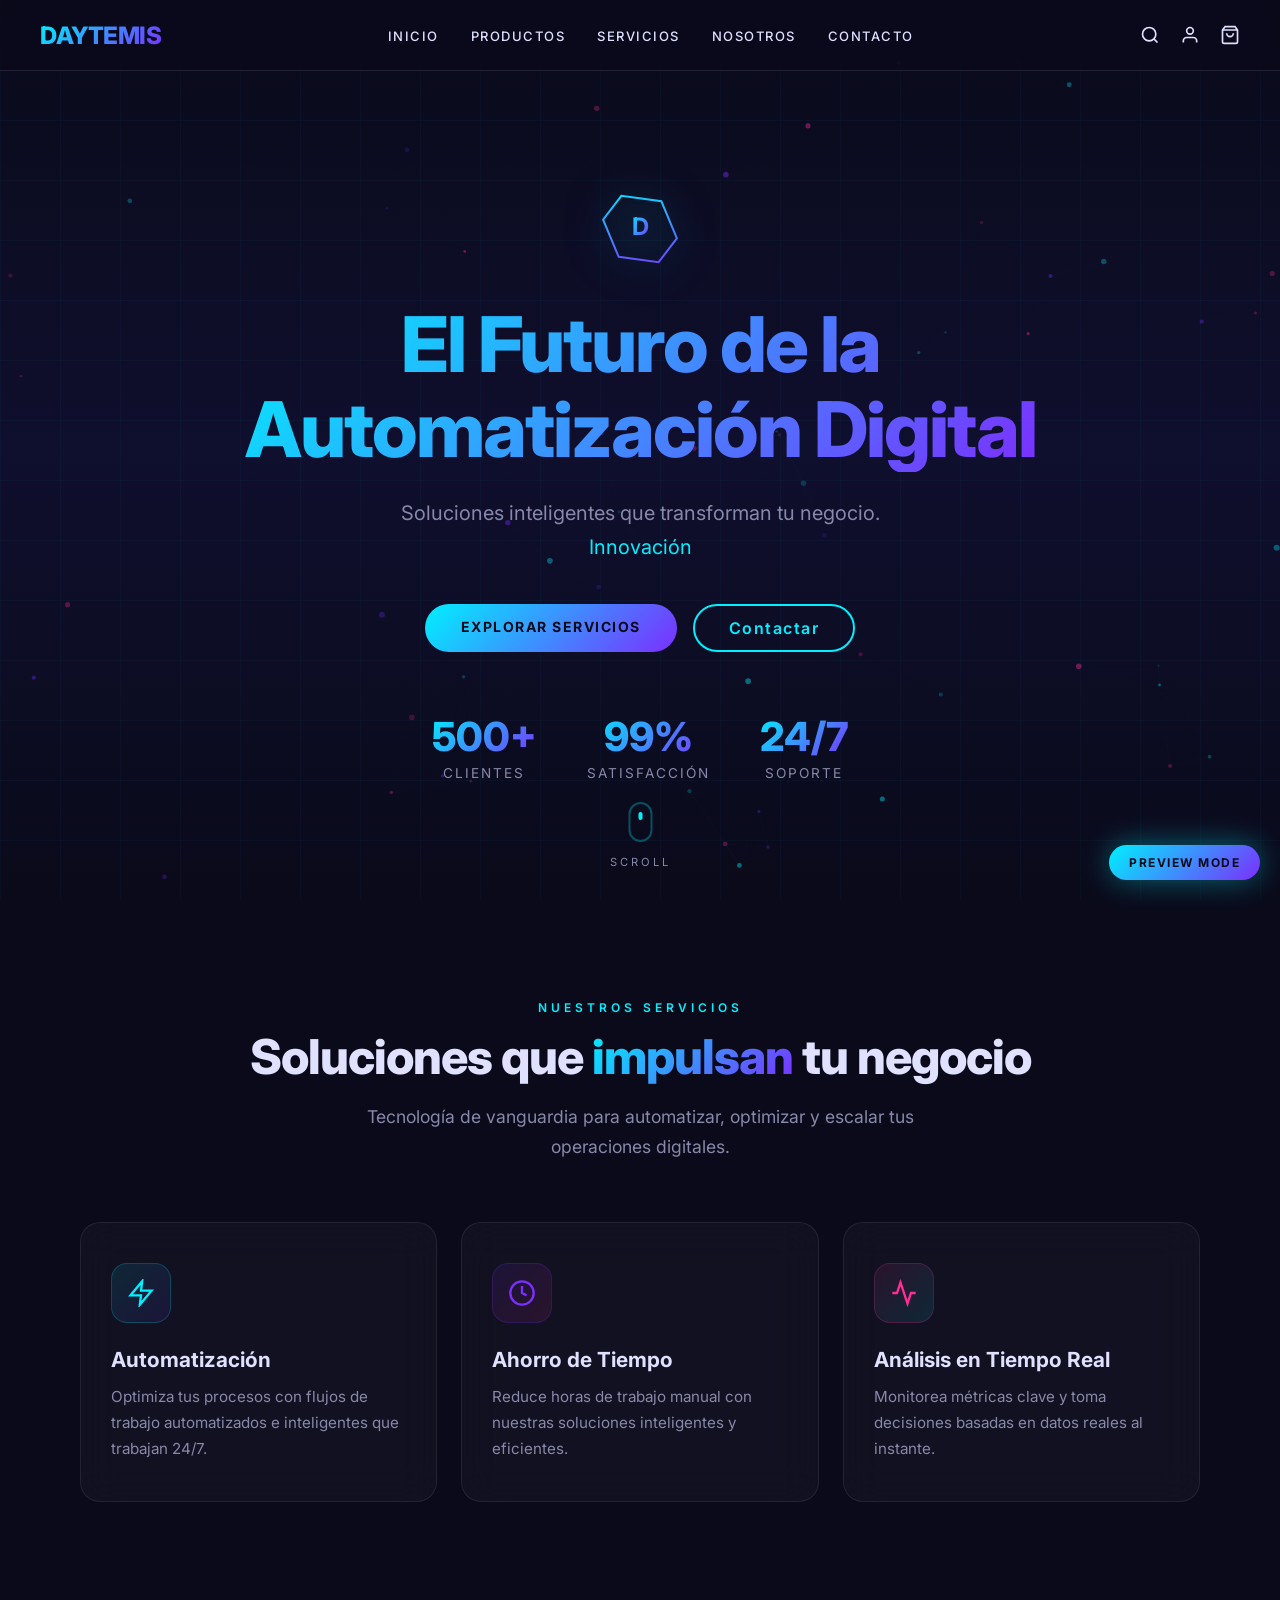
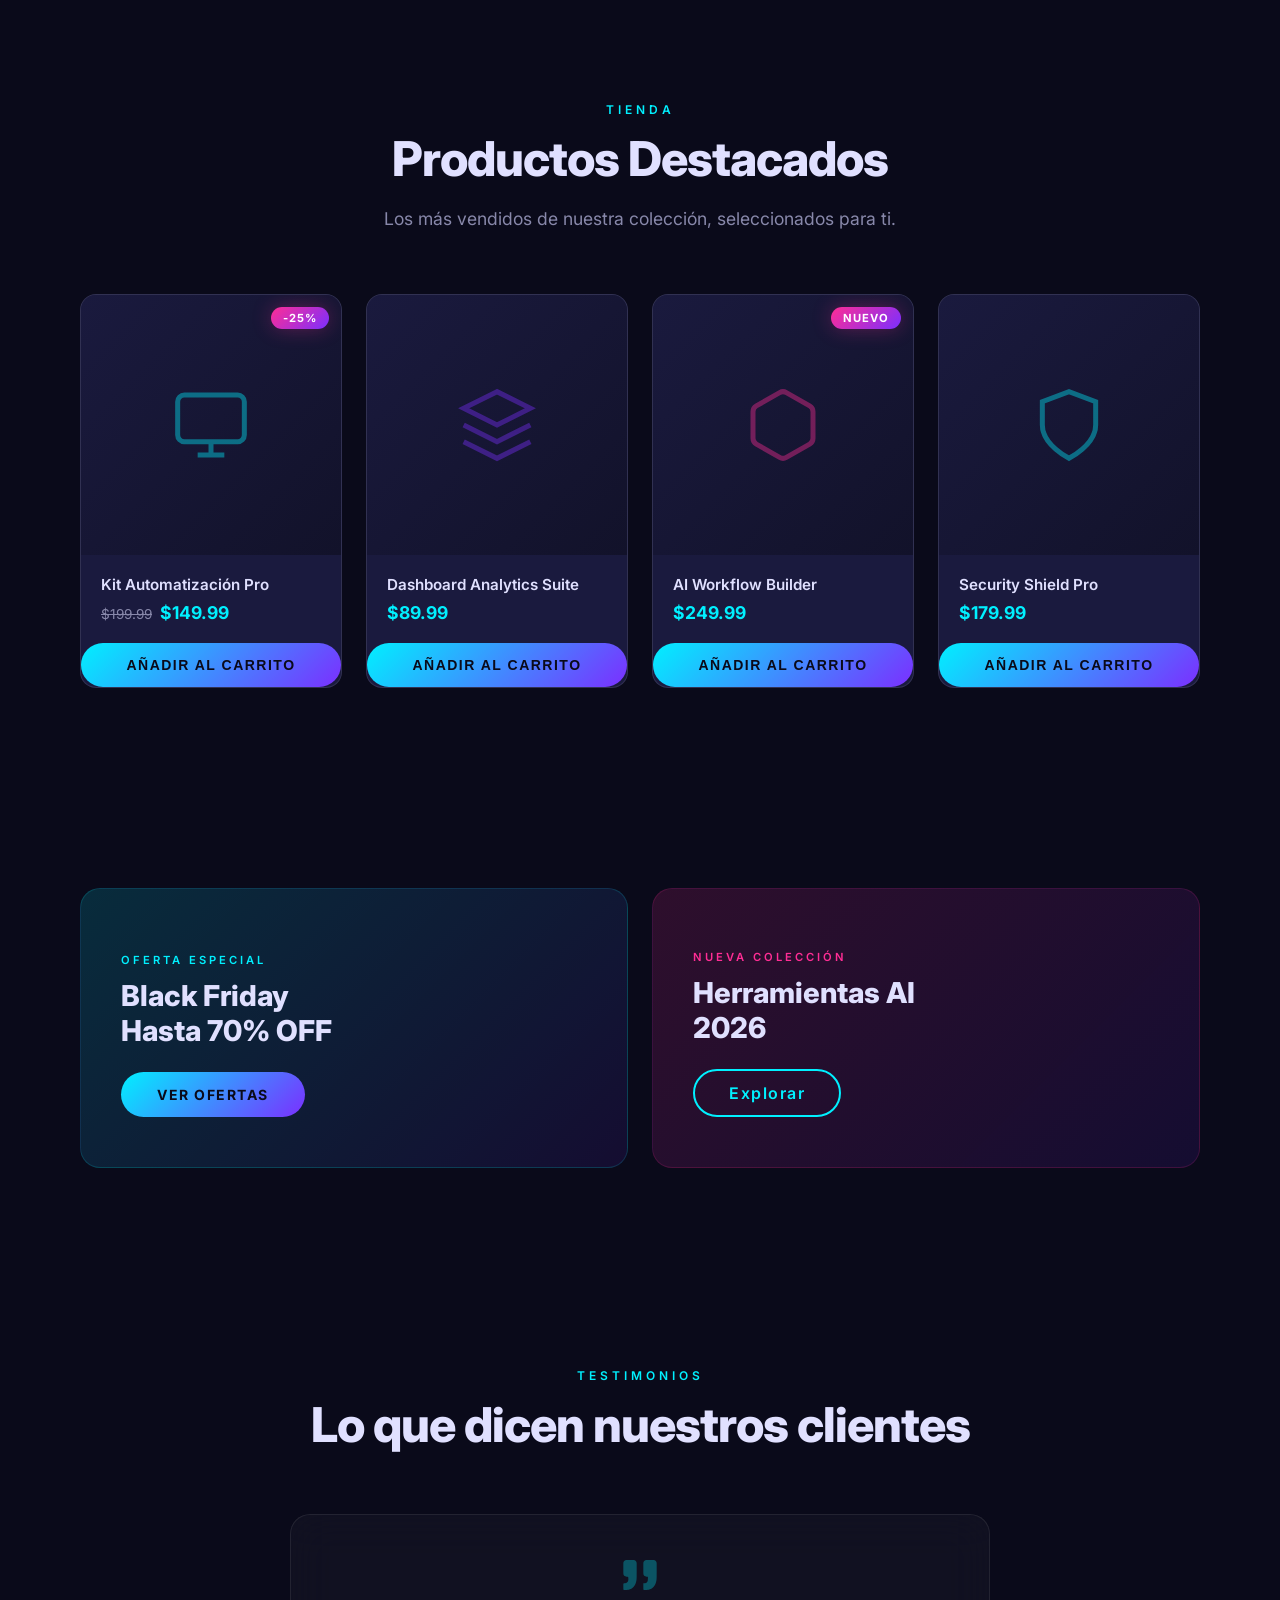
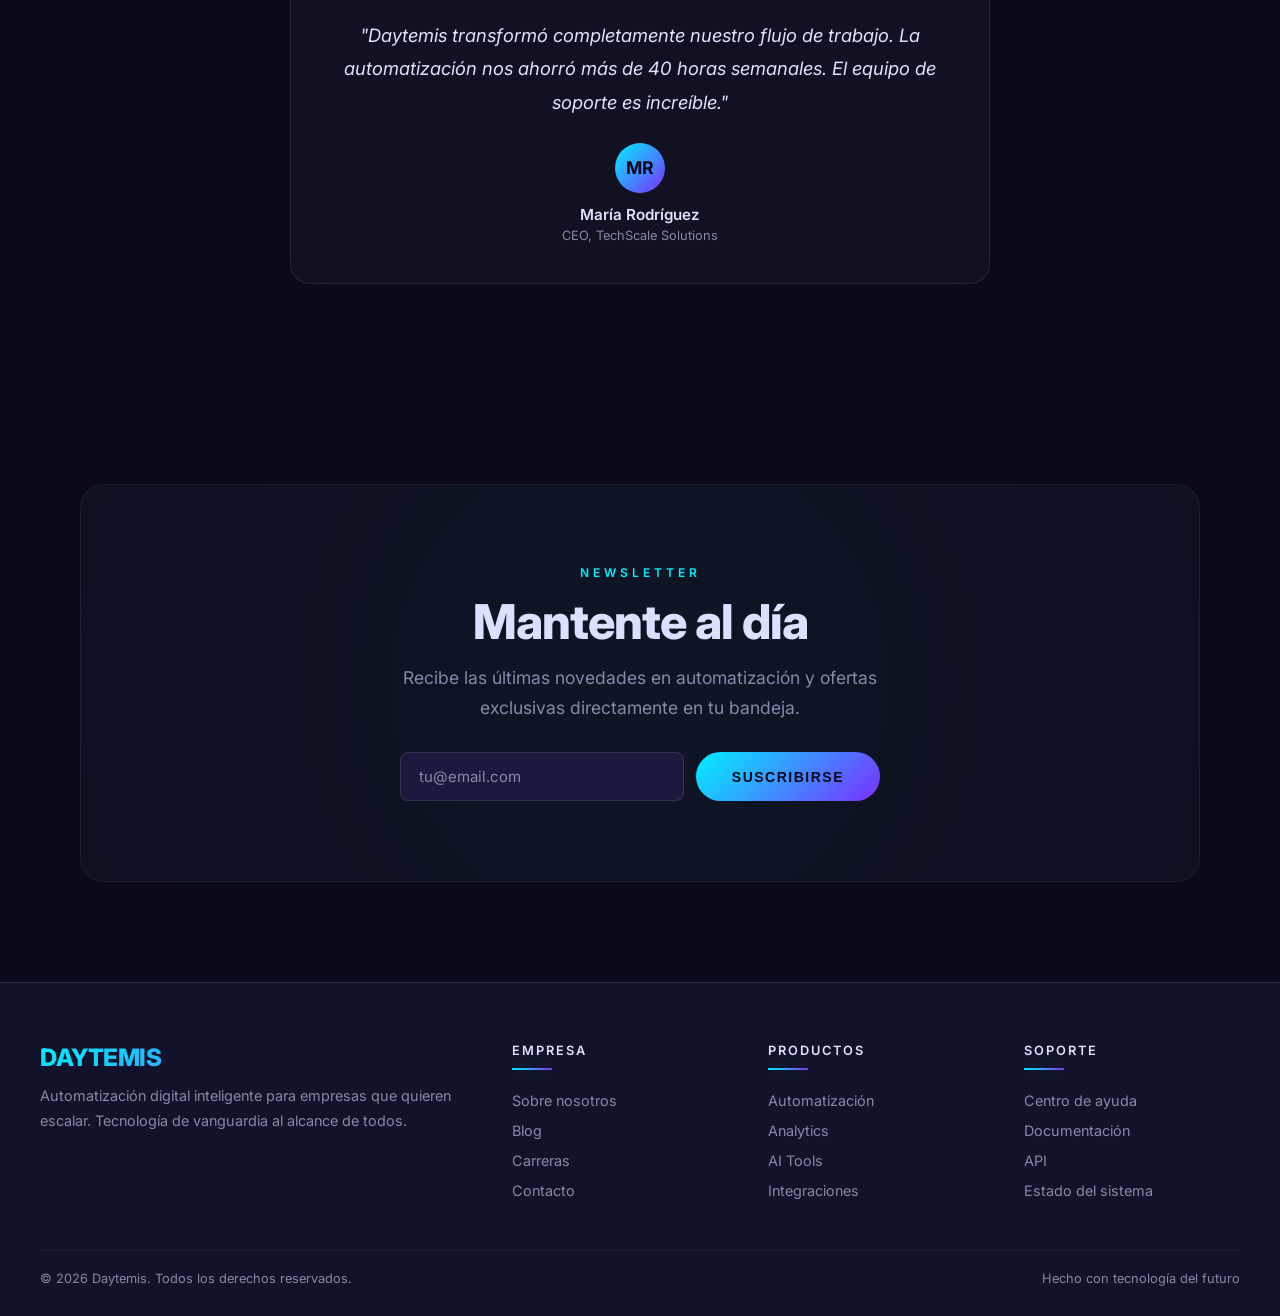
<file: docs/index.html>
<!DOCTYPE html>
<html lang="es">
<head>
  <meta charset="UTF-8">
  <meta name="viewport" content="width=device-width, initial-scale=1.0">
  <title>Daytemis.com - Preview Diseño Futurista</title>
  <link href="https://fonts.googleapis.com/css2?family=Inter:wght@300;400;500;600;700;800;900&display=swap" rel="stylesheet">
  <style>
/* ============================================
   DAYTEMIS.COM - Futuristic Design System
   Compatible con Woodmart Theme + Elementor
   ============================================ */

/* ---- CSS Variables / Design Tokens ---- */
:root {
  /* Colores principales futuristas */
  --dt-primary: #00f0ff;       /* Cyan neón */
  --dt-secondary: #7b2fff;     /* Violeta eléctrico */
  --dt-accent: #ff2d95;        /* Rosa neón */
  --dt-dark: #0a0a1a;          /* Negro profundo */
  --dt-dark-soft: #12122a;     /* Negro suave */
  --dt-dark-card: #1a1a3e;     /* Fondo tarjetas */
  --dt-text: #e0e0ff;          /* Texto claro */
  --dt-text-muted: #8888aa;    /* Texto secundario */
  --dt-glass: rgba(255, 255, 255, 0.05);
  --dt-glass-border: rgba(255, 255, 255, 0.1);
  --dt-glow-cyan: 0 0 20px rgba(0, 240, 255, 0.3);
  --dt-glow-violet: 0 0 20px rgba(123, 47, 255, 0.3);
  --dt-glow-pink: 0 0 20px rgba(255, 45, 149, 0.3);
  --dt-gradient-main: linear-gradient(135deg, var(--dt-primary), var(--dt-secondary));
  --dt-gradient-warm: linear-gradient(135deg, var(--dt-accent), var(--dt-secondary));
  --dt-gradient-bg: linear-gradient(180deg, #0a0a1a 0%, #0f0f2e 50%, #0a0a1a 100%);
  --dt-radius: 16px;
  --dt-radius-sm: 8px;
  --dt-transition: all 0.4s cubic-bezier(0.25, 0.46, 0.45, 0.94);
}

/* ---- Reset & Base ---- */
body.daytemis-futuristic {
  background: var(--dt-dark) !important;
  color: var(--dt-text) !important;
  font-family: 'Inter', 'Segoe UI', system-ui, sans-serif !important;
  overflow-x: hidden;
}

body.daytemis-futuristic::before {
  content: '';
  position: fixed;
  top: 0;
  left: 0;
  width: 100%;
  height: 100%;
  background: var(--dt-gradient-bg);
  z-index: -2;
  pointer-events: none;
}

/* Grid de fondo sutil */
body.daytemis-futuristic::after {
  content: '';
  position: fixed;
  top: 0;
  left: 0;
  width: 100%;
  height: 100%;
  background-image:
    linear-gradient(rgba(0, 240, 255, 0.03) 1px, transparent 1px),
    linear-gradient(90deg, rgba(0, 240, 255, 0.03) 1px, transparent 1px);
  background-size: 60px 60px;
  z-index: -1;
  pointer-events: none;
  animation: dt-grid-move 20s linear infinite;
}

@keyframes dt-grid-move {
  0% { transform: translateY(0); }
  100% { transform: translateY(60px); }
}

/* ============================================
   GLASSMORPHISM CARDS
   ============================================ */
.dt-glass,
body.daytemis-futuristic .wd-entities-title,
body.daytemis-futuristic .product-element-top,
body.daytemis-futuristic .woodmart-info-box,
body.daytemis-futuristic .woodmart-banner-content {
  background: var(--dt-glass) !important;
  backdrop-filter: blur(20px) saturate(1.5) !important;
  -webkit-backdrop-filter: blur(20px) saturate(1.5) !important;
  border: 1px solid var(--dt-glass-border) !important;
  border-radius: var(--dt-radius) !important;
  transition: var(--dt-transition) !important;
}

.dt-glass:hover,
body.daytemis-futuristic .woodmart-info-box:hover,
body.daytemis-futuristic .woodmart-banner-content:hover {
  background: rgba(255, 255, 255, 0.08) !important;
  border-color: rgba(0, 240, 255, 0.3) !important;
  box-shadow: var(--dt-glow-cyan) !important;
  transform: translateY(-4px) !important;
}

/* ============================================
   HEADER FUTURISTA
   ============================================ */
body.daytemis-futuristic .whb-header,
body.daytemis-futuristic .woodmart-header-wrap {
  background: rgba(10, 10, 26, 0.85) !important;
  backdrop-filter: blur(30px) saturate(1.8) !important;
  -webkit-backdrop-filter: blur(30px) saturate(1.8) !important;
  border-bottom: 1px solid var(--dt-glass-border) !important;
  transition: var(--dt-transition) !important;
}

body.daytemis-futuristic .whb-header.whb-scroll {
  background: rgba(10, 10, 26, 0.95) !important;
  box-shadow: 0 4px 30px rgba(0, 0, 0, 0.5), 0 0 40px rgba(0, 240, 255, 0.05) !important;
}

/* Nav links efecto neón */
body.daytemis-futuristic .whb-header .menu-item > a {
  color: var(--dt-text) !important;
  position: relative;
  transition: var(--dt-transition) !important;
  text-transform: uppercase !important;
  letter-spacing: 1.5px !important;
  font-size: 13px !important;
  font-weight: 500 !important;
}

body.daytemis-futuristic .whb-header .menu-item > a::after {
  content: '';
  position: absolute;
  bottom: -2px;
  left: 50%;
  width: 0;
  height: 2px;
  background: var(--dt-gradient-main);
  transition: var(--dt-transition);
  transform: translateX(-50%);
  box-shadow: var(--dt-glow-cyan);
}

body.daytemis-futuristic .whb-header .menu-item > a:hover {
  color: var(--dt-primary) !important;
  text-shadow: 0 0 10px rgba(0, 240, 255, 0.5);
}

body.daytemis-futuristic .whb-header .menu-item > a:hover::after {
  width: 100%;
}

/* ============================================
   HERO SECTION
   ============================================ */
.dt-hero {
  position: relative;
  min-height: 100vh;
  display: flex;
  align-items: center;
  justify-content: center;
  overflow: hidden;
}

.dt-hero-content {
  text-align: center;
  z-index: 2;
  max-width: 900px;
  padding: 40px;
}

.dt-hero h1,
.dt-hero .elementor-heading-title {
  font-size: clamp(2.5rem, 6vw, 5rem) !important;
  font-weight: 800 !important;
  line-height: 1.1 !important;
  letter-spacing: -2px !important;
  background: var(--dt-gradient-main);
  -webkit-background-clip: text;
  background-clip: text;
  -webkit-text-fill-color: transparent;
  margin-bottom: 24px !important;
  animation: dt-text-glow 3s ease-in-out infinite alternate;
}

@keyframes dt-text-glow {
  0% { filter: drop-shadow(0 0 10px rgba(0, 240, 255, 0.3)); }
  100% { filter: drop-shadow(0 0 25px rgba(123, 47, 255, 0.4)); }
}

.dt-hero p,
.dt-hero .elementor-widget-text-editor {
  font-size: 1.25rem !important;
  color: var(--dt-text-muted) !important;
  max-width: 600px;
  margin: 0 auto 40px !important;
  line-height: 1.7 !important;
}

/* ============================================
   BOTONES FUTURISTAS
   ============================================ */
.dt-btn,
body.daytemis-futuristic .btn-color-primary,
body.daytemis-futuristic .button.add_to_cart_button,
body.daytemis-futuristic .single_add_to_cart_button,
body.daytemis-futuristic .elementor-button,
body.daytemis-futuristic .woodmart-button-wrapper a {
  background: var(--dt-gradient-main) !important;
  border: none !important;
  border-radius: 50px !important;
  padding: 14px 36px !important;
  color: var(--dt-dark) !important;
  font-weight: 700 !important;
  font-size: 14px !important;
  letter-spacing: 1.5px !important;
  text-transform: uppercase !important;
  position: relative !important;
  overflow: hidden !important;
  transition: var(--dt-transition) !important;
  cursor: pointer !important;
  z-index: 1 !important;
}

.dt-btn::before,
body.daytemis-futuristic .btn-color-primary::before,
body.daytemis-futuristic .elementor-button::before {
  content: '' !important;
  position: absolute !important;
  top: 0 !important;
  left: -100% !important;
  width: 100% !important;
  height: 100% !important;
  background: linear-gradient(90deg, transparent, rgba(255,255,255,0.3), transparent) !important;
  transition: 0.5s !important;
  z-index: -1 !important;
}

.dt-btn:hover::before,
body.daytemis-futuristic .btn-color-primary:hover::before,
body.daytemis-futuristic .elementor-button:hover::before {
  left: 100% !important;
}

.dt-btn:hover,
body.daytemis-futuristic .btn-color-primary:hover,
body.daytemis-futuristic .elementor-button:hover {
  transform: translateY(-2px) scale(1.02) !important;
  box-shadow: 0 10px 40px rgba(0, 240, 255, 0.4), var(--dt-glow-cyan) !important;
}

/* Botón secundario / outline */
.dt-btn-outline,
body.daytemis-futuristic .btn-color-white {
  background: transparent !important;
  border: 2px solid var(--dt-primary) !important;
  color: var(--dt-primary) !important;
  border-radius: 50px !important;
  padding: 12px 34px !important;
  font-weight: 600 !important;
  letter-spacing: 1.5px !important;
  transition: var(--dt-transition) !important;
}

.dt-btn-outline:hover,
body.daytemis-futuristic .btn-color-white:hover {
  background: var(--dt-primary) !important;
  color: var(--dt-dark) !important;
  box-shadow: var(--dt-glow-cyan) !important;
}

/* ============================================
   PRODUCTOS / WOOCOMMERCE
   ============================================ */
body.daytemis-futuristic .product-grid-item,
body.daytemis-futuristic .woodmart-product-categories .category-grid-item {
  background: var(--dt-dark-card) !important;
  border: 1px solid var(--dt-glass-border) !important;
  border-radius: var(--dt-radius) !important;
  overflow: hidden !important;
  transition: var(--dt-transition) !important;
  position: relative !important;
}

body.daytemis-futuristic .product-grid-item::before {
  content: '' !important;
  position: absolute !important;
  top: 0 !important;
  left: 0 !important;
  right: 0 !important;
  height: 3px !important;
  background: var(--dt-gradient-main) !important;
  opacity: 0 !important;
  transition: var(--dt-transition) !important;
}

body.daytemis-futuristic .product-grid-item:hover {
  transform: translateY(-8px) !important;
  border-color: rgba(0, 240, 255, 0.2) !important;
  box-shadow: 0 20px 60px rgba(0, 0, 0, 0.5), var(--dt-glow-cyan) !important;
}

body.daytemis-futuristic .product-grid-item:hover::before {
  opacity: 1 !important;
}

/* Imagen del producto */
body.daytemis-futuristic .product-image-link img {
  transition: transform 0.6s cubic-bezier(0.25, 0.46, 0.45, 0.94) !important;
}

body.daytemis-futuristic .product-grid-item:hover .product-image-link img {
  transform: scale(1.08) !important;
}

/* Título del producto */
body.daytemis-futuristic .wd-entities-title a,
body.daytemis-futuristic .product-title a {
  color: var(--dt-text) !important;
  font-weight: 600 !important;
  transition: var(--dt-transition) !important;
}

body.daytemis-futuristic .wd-entities-title a:hover,
body.daytemis-futuristic .product-title a:hover {
  color: var(--dt-primary) !important;
}

/* Precio */
body.daytemis-futuristic .price,
body.daytemis-futuristic .woocommerce-Price-amount {
  color: var(--dt-primary) !important;
  font-weight: 700 !important;
  font-size: 1.1em !important;
}

body.daytemis-futuristic .price del {
  color: var(--dt-text-muted) !important;
  opacity: 0.5 !important;
}

body.daytemis-futuristic .price ins {
  color: var(--dt-accent) !important;
  text-decoration: none !important;
}

/* Sale badge */
body.daytemis-futuristic .onsale,
body.daytemis-futuristic .product-label {
  background: var(--dt-gradient-warm) !important;
  color: white !important;
  border-radius: 50px !important;
  font-weight: 700 !important;
  font-size: 12px !important;
  letter-spacing: 1px !important;
  box-shadow: var(--dt-glow-pink) !important;
}

/* ============================================
   SECCIONES Y CONTENIDO
   ============================================ */
body.daytemis-futuristic .elementor-section {
  position: relative;
}

/* Separador de secciones con gradiente */
.dt-section-divider {
  width: 80px;
  height: 4px;
  background: var(--dt-gradient-main);
  border-radius: 2px;
  margin: 0 auto 30px;
  box-shadow: var(--dt-glow-cyan);
}

/* Títulos de sección */
body.daytemis-futuristic .title.slider-nav-title,
body.daytemis-futuristic .woodmart-title-wrapper .title,
body.daytemis-futuristic .elementor-heading-title {
  color: var(--dt-text) !important;
  font-weight: 700 !important;
  letter-spacing: -0.5px !important;
}

.dt-title-gradient,
body.daytemis-futuristic .elementor-heading-title.dt-gradient {
  background: var(--dt-gradient-main);
  -webkit-background-clip: text;
  background-clip: text;
  -webkit-text-fill-color: transparent;
}

/* ============================================
   BANNERS / PROMO BOXES
   ============================================ */
body.daytemis-futuristic .woodmart-banner {
  border-radius: var(--dt-radius) !important;
  overflow: hidden !important;
  position: relative !important;
  transition: var(--dt-transition) !important;
}

body.daytemis-futuristic .woodmart-banner::after {
  content: '' !important;
  position: absolute !important;
  inset: 0 !important;
  background: linear-gradient(135deg, rgba(0, 240, 255, 0.1), rgba(123, 47, 255, 0.1)) !important;
  opacity: 0 !important;
  transition: var(--dt-transition) !important;
}

body.daytemis-futuristic .woodmart-banner:hover {
  transform: scale(1.02) !important;
  box-shadow: 0 20px 60px rgba(0, 0, 0, 0.4) !important;
}

body.daytemis-futuristic .woodmart-banner:hover::after {
  opacity: 1 !important;
}

/* ============================================
   FOOTER FUTURISTA
   ============================================ */
body.daytemis-futuristic footer,
body.daytemis-futuristic .footer-container,
body.daytemis-futuristic .woodmart-prefooter {
  background: var(--dt-dark-soft) !important;
  border-top: 1px solid var(--dt-glass-border) !important;
  color: var(--dt-text-muted) !important;
}

body.daytemis-futuristic .footer-widget-area .widget-title {
  color: var(--dt-text) !important;
  font-weight: 600 !important;
  text-transform: uppercase !important;
  letter-spacing: 2px !important;
  font-size: 14px !important;
  position: relative !important;
  padding-bottom: 12px !important;
}

body.daytemis-futuristic .footer-widget-area .widget-title::after {
  content: '' !important;
  position: absolute !important;
  bottom: 0 !important;
  left: 0 !important;
  width: 40px !important;
  height: 2px !important;
  background: var(--dt-gradient-main) !important;
  box-shadow: var(--dt-glow-cyan) !important;
}

body.daytemis-futuristic footer a {
  color: var(--dt-text-muted) !important;
  transition: var(--dt-transition) !important;
}

body.daytemis-futuristic footer a:hover {
  color: var(--dt-primary) !important;
  text-shadow: 0 0 10px rgba(0, 240, 255, 0.3);
}

/* ============================================
   FORMULARIOS
   ============================================ */
body.daytemis-futuristic input[type="text"],
body.daytemis-futuristic input[type="email"],
body.daytemis-futuristic input[type="password"],
body.daytemis-futuristic input[type="search"],
body.daytemis-futuristic input[type="tel"],
body.daytemis-futuristic input[type="number"],
body.daytemis-futuristic textarea,
body.daytemis-futuristic select,
body.daytemis-futuristic .select2-container .select2-selection {
  background: var(--dt-dark-card) !important;
  border: 1px solid var(--dt-glass-border) !important;
  border-radius: var(--dt-radius-sm) !important;
  color: var(--dt-text) !important;
  padding: 14px 18px !important;
  transition: var(--dt-transition) !important;
  font-size: 15px !important;
}

body.daytemis-futuristic input:focus,
body.daytemis-futuristic textarea:focus,
body.daytemis-futuristic select:focus {
  border-color: var(--dt-primary) !important;
  box-shadow: 0 0 0 3px rgba(0, 240, 255, 0.15), var(--dt-glow-cyan) !important;
  outline: none !important;
}

/* ============================================
   SCROLL ANIMATIONS (activadas por JS)
   ============================================ */
.dt-fade-up {
  opacity: 0;
  transform: translateY(40px);
  transition: opacity 0.8s ease, transform 0.8s cubic-bezier(0.25, 0.46, 0.45, 0.94);
}

.dt-fade-up.dt-visible {
  opacity: 1;
  transform: translateY(0);
}

.dt-fade-left {
  opacity: 0;
  transform: translateX(-40px);
  transition: opacity 0.8s ease, transform 0.8s cubic-bezier(0.25, 0.46, 0.45, 0.94);
}

.dt-fade-left.dt-visible {
  opacity: 1;
  transform: translateX(0);
}

.dt-fade-right {
  opacity: 0;
  transform: translateX(40px);
  transition: opacity 0.8s ease, transform 0.8s cubic-bezier(0.25, 0.46, 0.45, 0.94);
}

.dt-fade-right.dt-visible {
  opacity: 1;
  transform: translateX(0);
}

.dt-scale-in {
  opacity: 0;
  transform: scale(0.9);
  transition: opacity 0.6s ease, transform 0.6s cubic-bezier(0.25, 0.46, 0.45, 0.94);
}

.dt-scale-in.dt-visible {
  opacity: 1;
  transform: scale(1);
}

/* Delay helpers */
.dt-delay-1 { transition-delay: 0.1s !important; }
.dt-delay-2 { transition-delay: 0.2s !important; }
.dt-delay-3 { transition-delay: 0.3s !important; }
.dt-delay-4 { transition-delay: 0.4s !important; }
.dt-delay-5 { transition-delay: 0.5s !important; }

/* ============================================
   CURSOR PERSONALIZADO (opcional)
   ============================================ */
.dt-cursor {
  width: 20px;
  height: 20px;
  border: 2px solid var(--dt-primary);
  border-radius: 50%;
  position: fixed;
  pointer-events: none;
  z-index: 99999;
  transition: transform 0.15s ease, opacity 0.15s ease, background 0.15s ease;
  mix-blend-mode: difference;
}

.dt-cursor-dot {
  width: 6px;
  height: 6px;
  background: var(--dt-primary);
  border-radius: 50%;
  position: fixed;
  pointer-events: none;
  z-index: 99999;
  transition: transform 0.08s ease;
}

.dt-cursor.dt-cursor-hover {
  transform: scale(2.5);
  background: rgba(0, 240, 255, 0.1);
  border-color: var(--dt-accent);
}

/* ============================================
   SCROLLBAR PERSONALIZADA
   ============================================ */
body.daytemis-futuristic ::-webkit-scrollbar {
  width: 8px;
}

body.daytemis-futuristic ::-webkit-scrollbar-track {
  background: var(--dt-dark);
}

body.daytemis-futuristic ::-webkit-scrollbar-thumb {
  background: var(--dt-gradient-main);
  border-radius: 4px;
}

body.daytemis-futuristic ::-webkit-scrollbar-thumb:hover {
  background: var(--dt-primary);
}

/* ============================================
   LOADER / PRELOADER
   ============================================ */
.dt-preloader {
  position: fixed;
  top: 0;
  left: 0;
  width: 100%;
  height: 100%;
  background: var(--dt-dark);
  display: flex;
  align-items: center;
  justify-content: center;
  z-index: 999999;
  transition: opacity 0.6s ease, visibility 0.6s ease;
}

.dt-preloader.dt-loaded {
  opacity: 0;
  visibility: hidden;
}

.dt-preloader-ring {
  width: 60px;
  height: 60px;
  border: 3px solid transparent;
  border-top-color: var(--dt-primary);
  border-right-color: var(--dt-secondary);
  border-radius: 50%;
  animation: dt-spin 1s linear infinite;
}

@keyframes dt-spin {
  to { transform: rotate(360deg); }
}

/* ============================================
   TEXTO CON EFECTO TYPING / GLOW
   ============================================ */
.dt-text-glow {
  animation: dt-text-pulse 2s ease-in-out infinite alternate;
}

@keyframes dt-text-pulse {
  0% {
    text-shadow: 0 0 5px rgba(0, 240, 255, 0.5), 0 0 10px rgba(0, 240, 255, 0.3);
  }
  100% {
    text-shadow: 0 0 20px rgba(0, 240, 255, 0.8), 0 0 40px rgba(123, 47, 255, 0.4);
  }
}

/* ============================================
   RESPONSIVE
   ============================================ */
@media (max-width: 768px) {
  body.daytemis-futuristic .dt-hero h1,
  body.daytemis-futuristic .dt-hero .elementor-heading-title {
    font-size: 2rem !important;
    letter-spacing: -1px !important;
  }

  .dt-cursor,
  .dt-cursor-dot {
    display: none !important;
  }

  body.daytemis-futuristic .product-grid-item:hover {
    transform: translateY(-4px) !important;
  }
}

@media (max-width: 480px) {
  .dt-btn,
  body.daytemis-futuristic .elementor-button {
    padding: 12px 24px !important;
    font-size: 13px !important;
  }
}

/* ============================================
   UTILITY CLASSES
   ============================================ */
.dt-text-cyan { color: var(--dt-primary) !important; }
.dt-text-violet { color: var(--dt-secondary) !important; }
.dt-text-pink { color: var(--dt-accent) !important; }
.dt-bg-glass { background: var(--dt-glass) !important; backdrop-filter: blur(20px) !important; }
.dt-border-glow { border: 1px solid var(--dt-primary) !important; box-shadow: var(--dt-glow-cyan) !important; }
.dt-gradient-text {
  background: var(--dt-gradient-main) !important;
  -webkit-background-clip: text !important;
  background-clip: text !important;
  -webkit-text-fill-color: transparent !important;
}
.dt-shadow-glow { box-shadow: var(--dt-glow-cyan) !important; }
.dt-shadow-glow-violet { box-shadow: var(--dt-glow-violet) !important; }
.dt-shadow-glow-pink { box-shadow: var(--dt-glow-pink) !important; }

</style>
  <style>
    /* Reset para el preview standalone */
    * { margin: 0; padding: 0; box-sizing: border-box; }
    a { text-decoration: none; }

    /* ---- HEADER SIMULADO (como se vería en Woodmart) ---- */
    .preview-header {
      position: fixed;
      top: 0;
      left: 0;
      right: 0;
      z-index: 1000;
      background: rgba(10, 10, 26, 0.85);
      backdrop-filter: blur(30px) saturate(1.8);
      -webkit-backdrop-filter: blur(30px) saturate(1.8);
      border-bottom: 1px solid rgba(255, 255, 255, 0.1);
      padding: 0 40px;
      transition: all 0.4s cubic-bezier(0.25, 0.46, 0.45, 0.94);
    }
    .preview-header.scrolled {
      background: rgba(10, 10, 26, 0.95);
      box-shadow: 0 4px 30px rgba(0, 0, 0, 0.5), 0 0 40px rgba(0, 240, 255, 0.05);
    }
    .header-inner {
      max-width: 1200px;
      margin: 0 auto;
      display: flex;
      align-items: center;
      justify-content: space-between;
      height: 70px;
    }
    .logo {
      font-size: 1.5rem;
      font-weight: 800;
      background: linear-gradient(135deg, #00f0ff, #7b2fff);
      -webkit-background-clip: text;
      -webkit-text-fill-color: transparent;
      letter-spacing: -0.5px;
    }
    .nav-links {
      display: flex;
      gap: 32px;
      list-style: none;
    }
    .nav-links a {
      color: #e0e0ff;
      font-size: 13px;
      font-weight: 500;
      text-transform: uppercase;
      letter-spacing: 1.5px;
      position: relative;
      transition: all 0.4s ease;
      padding: 8px 0;
    }
    .nav-links a::after {
      content: '';
      position: absolute;
      bottom: -2px;
      left: 50%;
      width: 0;
      height: 2px;
      background: linear-gradient(135deg, #00f0ff, #7b2fff);
      transition: all 0.4s ease;
      transform: translateX(-50%);
      box-shadow: 0 0 20px rgba(0, 240, 255, 0.3);
    }
    .nav-links a:hover {
      color: #00f0ff;
      text-shadow: 0 0 10px rgba(0, 240, 255, 0.5);
    }
    .nav-links a:hover::after { width: 100%; }
    .header-icons {
      display: flex;
      gap: 20px;
      align-items: center;
    }
    .header-icon {
      color: #e0e0ff;
      transition: all 0.3s ease;
      cursor: pointer;
    }
    .header-icon:hover {
      color: #00f0ff;
      filter: drop-shadow(0 0 8px rgba(0, 240, 255, 0.4));
    }

    /* ---- SECCIÓN CONTENEDOR ---- */
    .section {
      padding: 100px 40px;
      max-width: 1200px;
      margin: 0 auto;
    }
    .section-label {
      font-size: 0.75rem;
      text-transform: uppercase;
      letter-spacing: 4px;
      color: #00f0ff;
      margin-bottom: 12px;
      font-weight: 600;
    }
    .section-title {
      font-size: clamp(2rem, 4vw, 3rem);
      font-weight: 800;
      color: #e0e0ff;
      margin-bottom: 16px;
      letter-spacing: -1px;
    }
    .section-subtitle {
      color: #8888aa;
      font-size: 1.1rem;
      line-height: 1.7;
      max-width: 550px;
    }
    .section-header {
      text-align: center;
      margin-bottom: 60px;
    }
    .section-header .section-subtitle {
      margin: 0 auto;
    }

    /* ---- PRODUCTS GRID ---- */
    .products-grid {
      display: grid;
      grid-template-columns: repeat(auto-fill, minmax(260px, 1fr));
      gap: 24px;
    }
    .product-card {
      background: #1a1a3e;
      border: 1px solid rgba(255, 255, 255, 0.1);
      border-radius: 16px;
      overflow: hidden;
      transition: all 0.4s cubic-bezier(0.25, 0.46, 0.45, 0.94);
      position: relative;
      cursor: pointer;
    }
    .product-card::before {
      content: '';
      position: absolute;
      top: 0;
      left: 0;
      right: 0;
      height: 3px;
      background: linear-gradient(135deg, #00f0ff, #7b2fff);
      opacity: 0;
      transition: opacity 0.4s ease;
    }
    .product-card:hover {
      transform: translateY(-8px);
      border-color: rgba(0, 240, 255, 0.2);
      box-shadow: 0 20px 60px rgba(0, 0, 0, 0.5), 0 0 20px rgba(0, 240, 255, 0.15);
    }
    .product-card:hover::before { opacity: 1; }
    .product-img {
      width: 100%;
      aspect-ratio: 1;
      background: linear-gradient(135deg, #1a1a3e, #12122a);
      display: flex;
      align-items: center;
      justify-content: center;
      overflow: hidden;
      position: relative;
    }
    .product-img svg {
      transition: transform 0.6s cubic-bezier(0.25, 0.46, 0.45, 0.94);
    }
    .product-card:hover .product-img svg {
      transform: scale(1.1);
    }
    .product-info {
      padding: 20px;
    }
    .product-name {
      color: #e0e0ff;
      font-weight: 600;
      font-size: 0.95rem;
      margin-bottom: 8px;
      transition: color 0.3s ease;
    }
    .product-card:hover .product-name { color: #00f0ff; }
    .product-price {
      color: #00f0ff;
      font-weight: 700;
      font-size: 1.1rem;
    }
    .product-price .old-price {
      color: #8888aa;
      text-decoration: line-through;
      font-size: 0.85rem;
      margin-right: 8px;
      font-weight: 400;
    }
    .product-badge {
      position: absolute;
      top: 12px;
      right: 12px;
      background: linear-gradient(135deg, #ff2d95, #7b2fff);
      color: white;
      padding: 4px 12px;
      border-radius: 50px;
      font-size: 0.7rem;
      font-weight: 700;
      letter-spacing: 1px;
      text-transform: uppercase;
      box-shadow: 0 0 20px rgba(255, 45, 149, 0.3);
    }
    .product-btn {
      width: 100%;
      padding: 12px;
      background: linear-gradient(135deg, #00f0ff, #7b2fff);
      border: none;
      color: #0a0a1a;
      font-weight: 700;
      font-size: 0.8rem;
      text-transform: uppercase;
      letter-spacing: 1.5px;
      cursor: pointer;
      transition: all 0.3s ease;
      position: relative;
      overflow: hidden;
    }
    .product-btn:hover {
      box-shadow: 0 5px 30px rgba(0, 240, 255, 0.4);
    }

    /* ---- SERVICE CARDS ---- */
    .services-grid {
      display: grid;
      grid-template-columns: repeat(auto-fit, minmax(300px, 1fr));
      gap: 24px;
    }
    .service-card {
      background: rgba(255,255,255,0.03);
      backdrop-filter: blur(20px);
      border: 1px solid rgba(255,255,255,0.08);
      border-radius: 20px;
      padding: 40px 30px;
      position: relative;
      overflow: hidden;
      transition: all 0.4s cubic-bezier(0.25, 0.46, 0.45, 0.94);
    }
    .service-card::before {
      content: '';
      position: absolute;
      top: 0;
      left: 0;
      right: 0;
      height: 3px;
      opacity: 0;
      transition: opacity 0.4s;
    }
    .service-card:nth-child(1)::before { background: linear-gradient(90deg, #00f0ff, #7b2fff); }
    .service-card:nth-child(2)::before { background: linear-gradient(90deg, #7b2fff, #ff2d95); }
    .service-card:nth-child(3)::before { background: linear-gradient(90deg, #ff2d95, #00f0ff); }
    .service-card:hover {
      transform: translateY(-8px);
      border-color: rgba(0, 240, 255, 0.2);
      box-shadow: 0 20px 60px rgba(0, 0, 0, 0.4), 0 0 20px rgba(0, 240, 255, 0.1);
    }
    .service-card:hover::before { opacity: 1; }
    .service-icon {
      width: 60px;
      height: 60px;
      border-radius: 16px;
      display: flex;
      align-items: center;
      justify-content: center;
      margin-bottom: 24px;
    }
    .service-card:nth-child(1) .service-icon {
      background: linear-gradient(135deg, rgba(0,240,255,0.1), rgba(123,47,255,0.1));
      border: 1px solid rgba(0,240,255,0.2);
    }
    .service-card:nth-child(2) .service-icon {
      background: linear-gradient(135deg, rgba(123,47,255,0.1), rgba(255,45,149,0.1));
      border: 1px solid rgba(123,47,255,0.2);
    }
    .service-card:nth-child(3) .service-icon {
      background: linear-gradient(135deg, rgba(255,45,149,0.1), rgba(0,240,255,0.1));
      border: 1px solid rgba(255,45,149,0.2);
    }
    .service-title {
      color: #e0e0ff;
      font-size: 1.3rem;
      font-weight: 700;
      margin-bottom: 12px;
    }
    .service-desc {
      color: #8888aa;
      font-size: 0.95rem;
      line-height: 1.7;
    }

    /* ---- BANNER / PROMO ---- */
    .promo-grid {
      display: grid;
      grid-template-columns: 1fr 1fr;
      gap: 24px;
    }
    .promo-banner {
      border-radius: 20px;
      overflow: hidden;
      position: relative;
      padding: 50px 40px;
      min-height: 280px;
      display: flex;
      flex-direction: column;
      justify-content: flex-end;
      transition: all 0.4s ease;
      cursor: pointer;
    }
    .promo-banner:first-child {
      background: linear-gradient(135deg, rgba(0, 240, 255, 0.15), rgba(123, 47, 255, 0.1));
      border: 1px solid rgba(0, 240, 255, 0.15);
    }
    .promo-banner:last-child {
      background: linear-gradient(135deg, rgba(255, 45, 149, 0.15), rgba(123, 47, 255, 0.1));
      border: 1px solid rgba(255, 45, 149, 0.15);
    }
    .promo-banner:hover {
      transform: scale(1.02);
      box-shadow: 0 20px 60px rgba(0, 0, 0, 0.4);
    }
    .promo-tag {
      font-size: 0.7rem;
      text-transform: uppercase;
      letter-spacing: 3px;
      color: #00f0ff;
      font-weight: 600;
      margin-bottom: 12px;
    }
    .promo-title {
      font-size: 1.8rem;
      font-weight: 800;
      color: #e0e0ff;
      margin-bottom: 16px;
      line-height: 1.2;
    }

    /* ---- TESTIMONIAL ---- */
    .testimonial-card {
      background: rgba(255,255,255,0.03);
      backdrop-filter: blur(20px);
      border: 1px solid rgba(255,255,255,0.08);
      border-radius: 20px;
      padding: 40px;
      max-width: 700px;
      margin: 0 auto;
      text-align: center;
      transition: all 0.4s ease;
    }
    .testimonial-card:hover {
      border-color: rgba(0, 240, 255, 0.2);
      box-shadow: 0 0 20px rgba(0, 240, 255, 0.1);
    }
    .testimonial-text {
      color: #e0e0ff;
      font-size: 1.15rem;
      line-height: 1.8;
      font-style: italic;
      margin-bottom: 24px;
    }
    .testimonial-avatar {
      width: 50px;
      height: 50px;
      border-radius: 50%;
      background: linear-gradient(135deg, #00f0ff, #7b2fff);
      margin: 0 auto 12px;
      display: flex;
      align-items: center;
      justify-content: center;
      font-weight: 700;
      color: #0a0a1a;
      font-size: 1.1rem;
    }
    .testimonial-name {
      color: #e0e0ff;
      font-weight: 600;
      font-size: 0.95rem;
    }
    .testimonial-role {
      color: #8888aa;
      font-size: 0.8rem;
      margin-top: 4px;
    }

    /* ---- NEWSLETTER / CTA ---- */
    .cta-section {
      text-align: center;
      padding: 80px 40px;
      background: rgba(255,255,255,0.02);
      border: 1px solid rgba(255,255,255,0.06);
      border-radius: 24px;
      position: relative;
      overflow: hidden;
    }
    .cta-section::before {
      content: '';
      position: absolute;
      top: -50%;
      left: -50%;
      width: 200%;
      height: 200%;
      background: radial-gradient(circle, rgba(0, 240, 255, 0.03) 0%, transparent 70%);
      pointer-events: none;
    }
    .cta-form {
      display: flex;
      gap: 12px;
      max-width: 480px;
      margin: 30px auto 0;
      position: relative;
      z-index: 1;
    }
    .cta-input {
      flex: 1;
      background: #1a1a3e;
      border: 1px solid rgba(255,255,255,0.1);
      border-radius: 50px;
      padding: 14px 24px;
      color: #e0e0ff;
      font-size: 15px;
      font-family: 'Inter', sans-serif;
      outline: none;
      transition: all 0.3s ease;
    }
    .cta-input:focus {
      border-color: #00f0ff;
      box-shadow: 0 0 0 3px rgba(0, 240, 255, 0.15), 0 0 20px rgba(0, 240, 255, 0.1);
    }
    .cta-input::placeholder { color: #8888aa; }

    /* ---- FOOTER ---- */
    .preview-footer {
      background: #12122a;
      border-top: 1px solid rgba(255, 255, 255, 0.1);
      padding: 60px 40px 30px;
    }
    .footer-grid {
      max-width: 1200px;
      margin: 0 auto;
      display: grid;
      grid-template-columns: 2fr 1fr 1fr 1fr;
      gap: 40px;
    }
    .footer-brand p {
      color: #8888aa;
      font-size: 0.9rem;
      line-height: 1.7;
      margin-top: 12px;
    }
    .footer-title {
      color: #e0e0ff;
      font-weight: 600;
      text-transform: uppercase;
      letter-spacing: 2px;
      font-size: 0.8rem;
      margin-bottom: 20px;
      position: relative;
      padding-bottom: 12px;
    }
    .footer-title::after {
      content: '';
      position: absolute;
      bottom: 0;
      left: 0;
      width: 40px;
      height: 2px;
      background: linear-gradient(135deg, #00f0ff, #7b2fff);
      box-shadow: 0 0 20px rgba(0, 240, 255, 0.3);
    }
    .footer-links {
      list-style: none;
    }
    .footer-links li { margin-bottom: 10px; }
    .footer-links a {
      color: #8888aa;
      font-size: 0.9rem;
      transition: all 0.3s ease;
    }
    .footer-links a:hover {
      color: #00f0ff;
      text-shadow: 0 0 10px rgba(0, 240, 255, 0.3);
    }
    .footer-bottom {
      max-width: 1200px;
      margin: 40px auto 0;
      padding-top: 20px;
      border-top: 1px solid rgba(255,255,255,0.06);
      display: flex;
      justify-content: space-between;
      color: #8888aa;
      font-size: 0.8rem;
    }

    /* ---- RESPONSIVE ---- */
    @media (max-width: 768px) {
      .nav-links { display: none; }
      .promo-grid { grid-template-columns: 1fr; }
      .footer-grid { grid-template-columns: 1fr 1fr; }
      .cta-form { flex-direction: column; }
      .section { padding: 60px 20px; }
    }

    /* ---- PREVIEW BADGE ---- */
    .preview-badge {
      position: fixed;
      bottom: 20px;
      right: 20px;
      background: linear-gradient(135deg, #00f0ff, #7b2fff);
      color: #0a0a1a;
      padding: 10px 20px;
      border-radius: 50px;
      font-size: 0.75rem;
      font-weight: 700;
      text-transform: uppercase;
      letter-spacing: 1.5px;
      z-index: 99998;
      box-shadow: 0 0 30px rgba(0, 240, 255, 0.4);
    }
  </style>
</head>
<body class="daytemis-futuristic">

  <!-- ============ HEADER ============ -->
  <header class="preview-header" id="header">
    <div class="header-inner">
      <div class="logo">DAYTEMIS</div>
      <ul class="nav-links">
        <li><a href="#">Inicio</a></li>
        <li><a href="#">Productos</a></li>
        <li><a href="#">Servicios</a></li>
        <li><a href="#">Nosotros</a></li>
        <li><a href="#">Contacto</a></li>
      </ul>
      <div class="header-icons">
        <svg class="header-icon" width="20" height="20" fill="none" stroke="currentColor" stroke-width="2" viewBox="0 0 24 24"><circle cx="11" cy="11" r="8"/><path d="m21 21-4.35-4.35"/></svg>
        <svg class="header-icon" width="20" height="20" fill="none" stroke="currentColor" stroke-width="2" viewBox="0 0 24 24"><path d="M20 21v-2a4 4 0 00-4-4H8a4 4 0 00-4 4v2"/><circle cx="12" cy="7" r="4"/></svg>
        <svg class="header-icon" width="20" height="20" fill="none" stroke="currentColor" stroke-width="2" viewBox="0 0 24 24"><path d="M6 2L3 6v14a2 2 0 002 2h14a2 2 0 002-2V6l-3-4zM3 6h18M16 10a4 4 0 01-8 0"/></svg>
      </div>
    </div>
  </header>

  <!-- ============ HERO ============ -->
  <section class="dt-hero" style="padding-top: 70px;">
    <div class="dt-hero-content">
      <div style="margin-bottom: 30px;">
        <svg width="80" height="80" viewBox="0 0 80 80" style="filter: drop-shadow(0 0 20px rgba(0, 240, 255, 0.5));">
          <defs>
            <linearGradient id="dt-logo-grad" x1="0%" y1="0%" x2="100%" y2="100%">
              <stop offset="0%" style="stop-color:#00f0ff" />
              <stop offset="100%" style="stop-color:#7b2fff" />
            </linearGradient>
          </defs>
          <polygon points="40,5 75,25 75,55 40,75 5,55 5,25" fill="none" stroke="url(#dt-logo-grad)" stroke-width="2">
            <animateTransform attributeName="transform" type="rotate" from="0 40 40" to="360 40 40" dur="20s" repeatCount="indefinite"/>
          </polygon>
          <text x="40" y="46" text-anchor="middle" fill="url(#dt-logo-grad)" font-size="24" font-weight="700" font-family="Inter, sans-serif">D</text>
        </svg>
      </div>
      <h1>El Futuro de la<br>Automatización Digital</h1>
      <p style="font-size: 1.2rem; color: #8888aa; max-width: 550px; margin: 0 auto 40px; line-height: 1.7;">
        Soluciones inteligentes que transforman tu negocio.
        <span class="dt-typing dt-text-glow" data-texts="Innovación|Tecnología|Resultados|Daytemis" style="color: #00f0ff;"></span>
      </p>
      <div style="display: flex; gap: 16px; justify-content: center; flex-wrap: wrap;">
        <a href="#productos" class="dt-btn">Explorar Servicios</a>
        <a href="#contacto" class="dt-btn-outline" style="display: inline-block;">Contactar</a>
      </div>
      <div style="display: flex; gap: 50px; justify-content: center; margin-top: 60px; flex-wrap: wrap;">
        <div style="text-align: center;">
          <div style="font-size: 2.5rem; font-weight: 800; background: linear-gradient(135deg, #00f0ff, #7b2fff); -webkit-background-clip: text; -webkit-text-fill-color: transparent;">500+</div>
          <div style="color: #8888aa; font-size: 0.85rem; text-transform: uppercase; letter-spacing: 2px; margin-top: 4px;">Clientes</div>
        </div>
        <div style="text-align: center;">
          <div style="font-size: 2.5rem; font-weight: 800; background: linear-gradient(135deg, #00f0ff, #7b2fff); -webkit-background-clip: text; -webkit-text-fill-color: transparent;">99%</div>
          <div style="color: #8888aa; font-size: 0.85rem; text-transform: uppercase; letter-spacing: 2px; margin-top: 4px;">Satisfacción</div>
        </div>
        <div style="text-align: center;">
          <div style="font-size: 2.5rem; font-weight: 800; background: linear-gradient(135deg, #00f0ff, #7b2fff); -webkit-background-clip: text; -webkit-text-fill-color: transparent;">24/7</div>
          <div style="color: #8888aa; font-size: 0.85rem; text-transform: uppercase; letter-spacing: 2px; margin-top: 4px;">Soporte</div>
        </div>
      </div>
    </div>
    <!-- Scroll indicator -->
    <div style="position: absolute; bottom: 30px; left: 50%; transform: translateX(-50%); text-align: center;">
      <div style="width: 24px; height: 40px; border: 2px solid rgba(0, 240, 255, 0.3); border-radius: 12px; margin: 0 auto 8px; position: relative;">
        <div style="width: 4px; height: 8px; background: #00f0ff; border-radius: 2px; position: absolute; top: 8px; left: 50%; transform: translateX(-50%); animation: scrollBounce 1.5s ease-in-out infinite;"></div>
      </div>
      <span style="color: #8888aa; font-size: 0.7rem; text-transform: uppercase; letter-spacing: 3px;">Scroll</span>
    </div>
    <style>
      @keyframes scrollBounce {
        0%, 100% { opacity: 0; top: 8px; }
        50% { opacity: 1; top: 20px; }
      }
    </style>
  </section>

  <!-- ============ SERVICIOS ============ -->
  <div class="section" id="servicios">
    <div class="section-header">
      <div class="section-label">Nuestros servicios</div>
      <div class="section-title">Soluciones que <span class="dt-gradient-text" style="background: linear-gradient(135deg, #00f0ff, #7b2fff); -webkit-background-clip: text; -webkit-text-fill-color: transparent;">impulsan</span> tu negocio</div>
      <div class="section-subtitle">Tecnología de vanguardia para automatizar, optimizar y escalar tus operaciones digitales.</div>
    </div>
    <div class="services-grid">
      <div class="service-card dt-fade-up">
        <div class="service-icon">
          <svg width="28" height="28" fill="none" stroke="#00f0ff" stroke-width="2" viewBox="0 0 24 24"><path d="M13 2L3 14h9l-1 8 10-12h-9l1-8z"/></svg>
        </div>
        <div class="service-title">Automatización</div>
        <div class="service-desc">Optimiza tus procesos con flujos de trabajo automatizados e inteligentes que trabajan 24/7.</div>
      </div>
      <div class="service-card dt-fade-up dt-delay-2">
        <div class="service-icon">
          <svg width="28" height="28" fill="none" stroke="#7b2fff" stroke-width="2" viewBox="0 0 24 24"><circle cx="12" cy="12" r="10"/><path d="M12 6v6l4 2"/></svg>
        </div>
        <div class="service-title">Ahorro de Tiempo</div>
        <div class="service-desc">Reduce horas de trabajo manual con nuestras soluciones inteligentes y eficientes.</div>
      </div>
      <div class="service-card dt-fade-up dt-delay-4">
        <div class="service-icon">
          <svg width="28" height="28" fill="none" stroke="#ff2d95" stroke-width="2" viewBox="0 0 24 24"><path d="M22 12h-4l-3 9L9 3l-3 9H2"/></svg>
        </div>
        <div class="service-title">Análisis en Tiempo Real</div>
        <div class="service-desc">Monitorea métricas clave y toma decisiones basadas en datos reales al instante.</div>
      </div>
    </div>
  </div>

  <!-- ============ PRODUCTOS ============ -->
  <div class="section" id="productos">
    <div class="section-header">
      <div class="section-label">Tienda</div>
      <div class="section-title">Productos Destacados</div>
      <div class="section-subtitle">Los más vendidos de nuestra colección, seleccionados para ti.</div>
    </div>
    <div class="products-grid">
      <!-- Producto 1 -->
      <div class="product-card dt-fade-up">
        <div class="product-img">
          <div class="product-badge">-25%</div>
          <svg width="80" height="80" fill="none" stroke="#00f0ff" stroke-width="1.5" viewBox="0 0 24 24" opacity="0.4"><rect x="2" y="3" width="20" height="14" rx="2"/><path d="M8 21h8M12 17v4"/></svg>
        </div>
        <div class="product-info">
          <div class="product-name">Kit Automatización Pro</div>
          <div class="product-price"><span class="old-price">$199.99</span>$149.99</div>
        </div>
        <button class="product-btn dt-btn">Añadir al carrito</button>
      </div>
      <!-- Producto 2 -->
      <div class="product-card dt-fade-up dt-delay-1">
        <div class="product-img">
          <svg width="80" height="80" fill="none" stroke="#7b2fff" stroke-width="1.5" viewBox="0 0 24 24" opacity="0.4"><path d="M12 2L2 7l10 5 10-5-10-5zM2 17l10 5 10-5M2 12l10 5 10-5"/></svg>
        </div>
        <div class="product-info">
          <div class="product-name">Dashboard Analytics Suite</div>
          <div class="product-price">$89.99</div>
        </div>
        <button class="product-btn dt-btn">Añadir al carrito</button>
      </div>
      <!-- Producto 3 -->
      <div class="product-card dt-fade-up dt-delay-2">
        <div class="product-img">
          <div class="product-badge">Nuevo</div>
          <svg width="80" height="80" fill="none" stroke="#ff2d95" stroke-width="1.5" viewBox="0 0 24 24" opacity="0.4"><path d="M21 16V8a2 2 0 00-1-1.73l-7-4a2 2 0 00-2 0l-7 4A2 2 0 003 8v8a2 2 0 001 1.73l7 4a2 2 0 002 0l7-4A2 2 0 0021 16z"/></svg>
        </div>
        <div class="product-info">
          <div class="product-name">AI Workflow Builder</div>
          <div class="product-price">$249.99</div>
        </div>
        <button class="product-btn dt-btn">Añadir al carrito</button>
      </div>
      <!-- Producto 4 -->
      <div class="product-card dt-fade-up dt-delay-3">
        <div class="product-img">
          <svg width="80" height="80" fill="none" stroke="#00f0ff" stroke-width="1.5" viewBox="0 0 24 24" opacity="0.4"><path d="M12 22s8-4 8-10V5l-8-3-8 3v7c0 6 8 10 8 10z"/></svg>
        </div>
        <div class="product-info">
          <div class="product-name">Security Shield Pro</div>
          <div class="product-price">$179.99</div>
        </div>
        <button class="product-btn dt-btn">Añadir al carrito</button>
      </div>
    </div>
  </div>

  <!-- ============ PROMO BANNERS ============ -->
  <div class="section">
    <div class="promo-grid">
      <div class="promo-banner dt-fade-left">
        <div class="promo-tag">Oferta especial</div>
        <div class="promo-title">Black Friday<br>Hasta 70% OFF</div>
        <a href="#" class="dt-btn" style="display: inline-block; width: fit-content; margin-top: 8px;">Ver ofertas</a>
      </div>
      <div class="promo-banner dt-fade-right">
        <div class="promo-tag" style="color: #ff2d95;">Nueva colección</div>
        <div class="promo-title">Herramientas AI<br>2026</div>
        <a href="#" class="dt-btn-outline" style="display: inline-block; width: fit-content; margin-top: 8px;">Explorar</a>
      </div>
    </div>
  </div>

  <!-- ============ TESTIMONIAL ============ -->
  <div class="section">
    <div class="section-header">
      <div class="section-label">Testimonios</div>
      <div class="section-title">Lo que dicen nuestros clientes</div>
    </div>
    <div class="testimonial-card dt-scale-in">
      <svg width="40" height="40" fill="none" viewBox="0 0 24 24" style="margin-bottom: 20px; opacity: 0.3;">
        <path d="M3 21c3 0 7-1 7-8V5c0-1.25-.756-2.017-2-2H4c-1.25 0-2 .75-2 1.972V11c0 1.25.75 2 2 2 1 0 1 0 1 1v1c0 1-1 2-2 2s-1 .008-1 1.031V20c0 1 0 1 1 1zm12 0c3 0 7-1 7-8V5c0-1.25-.757-2.017-2-2h-4c-1.25 0-2 .75-2 1.972V11c0 1.25.75 2 2 2h.75c0 2.25.25 4-2.75 4v3c0 1 0 1 1 1z" fill="#00f0ff"/>
      </svg>
      <div class="testimonial-text">"Daytemis transformó completamente nuestro flujo de trabajo. La automatización nos ahorró más de 40 horas semanales. El equipo de soporte es increíble."</div>
      <div class="testimonial-avatar">MR</div>
      <div class="testimonial-name">María Rodríguez</div>
      <div class="testimonial-role">CEO, TechScale Solutions</div>
    </div>
  </div>

  <!-- ============ CTA / NEWSLETTER ============ -->
  <div class="section" id="contacto">
    <div class="cta-section dt-fade-up">
      <div class="section-label">Newsletter</div>
      <div class="section-title" style="margin-bottom: 12px;">Mantente al día</div>
      <div class="section-subtitle" style="max-width: 500px; margin: 0 auto;">Recibe las últimas novedades en automatización y ofertas exclusivas directamente en tu bandeja.</div>
      <form class="cta-form" onsubmit="return false;">
        <input type="email" class="cta-input" placeholder="tu@email.com">
        <button class="dt-btn" type="submit">Suscribirse</button>
      </form>
    </div>
  </div>

  <!-- ============ FOOTER ============ -->
  <footer class="preview-footer">
    <div class="footer-grid">
      <div class="footer-brand">
        <div class="logo" style="font-size: 1.5rem; font-weight: 800; background: linear-gradient(135deg, #00f0ff, #7b2fff); -webkit-background-clip: text; -webkit-text-fill-color: transparent; margin-bottom: 4px;">DAYTEMIS</div>
        <p>Automatización digital inteligente para empresas que quieren escalar. Tecnología de vanguardia al alcance de todos.</p>
      </div>
      <div>
        <div class="footer-title">Empresa</div>
        <ul class="footer-links">
          <li><a href="#">Sobre nosotros</a></li>
          <li><a href="#">Blog</a></li>
          <li><a href="#">Carreras</a></li>
          <li><a href="#">Contacto</a></li>
        </ul>
      </div>
      <div>
        <div class="footer-title">Productos</div>
        <ul class="footer-links">
          <li><a href="#">Automatización</a></li>
          <li><a href="#">Analytics</a></li>
          <li><a href="#">AI Tools</a></li>
          <li><a href="#">Integraciones</a></li>
        </ul>
      </div>
      <div>
        <div class="footer-title">Soporte</div>
        <ul class="footer-links">
          <li><a href="#">Centro de ayuda</a></li>
          <li><a href="#">Documentación</a></li>
          <li><a href="#">API</a></li>
          <li><a href="#">Estado del sistema</a></li>
        </ul>
      </div>
    </div>
    <div class="footer-bottom">
      <span>© 2026 Daytemis. Todos los derechos reservados.</span>
      <span>Hecho con tecnología del futuro</span>
    </div>
  </footer>

  <!-- Preview badge -->
  <div class="preview-badge">Preview Mode</div>

  <!-- JS -->
  <script>
/* ============================================
   DAYTEMIS.COM - Futuristic Interactions
   Compatible con Woodmart Theme + Elementor
   ============================================ */

(function () {
  'use strict';

  // Esperar a que el DOM esté listo
  document.addEventListener('DOMContentLoaded', function () {
    // Añadir clase al body
    document.body.classList.add('daytemis-futuristic');

    initPreloader();
    initScrollAnimations();
    initParticleBackground();
    initCustomCursor();
    initMagneticButtons();
    initSmoothCounters();
    initTiltCards();
    initTextTyping();
  });

  /* ---- PRELOADER ---- */
  function initPreloader() {
    var preloader = document.createElement('div');
    preloader.className = 'dt-preloader';
    preloader.innerHTML = '<div class="dt-preloader-ring"></div>';
    document.body.prepend(preloader);

    window.addEventListener('load', function () {
      setTimeout(function () {
        preloader.classList.add('dt-loaded');
        setTimeout(function () {
          preloader.remove();
        }, 600);
      }, 500);
    });
  }

  /* ---- SCROLL ANIMATIONS (Intersection Observer) ---- */
  function initScrollAnimations() {
    // Auto-detectar elementos para animar
    var selectors = [
      '.product-grid-item',
      '.woodmart-info-box',
      '.woodmart-banner',
      '.elementor-widget-heading',
      '.elementor-widget-image',
      '.elementor-widget-text-editor',
      '.elementor-widget-button',
      '.category-grid-item',
      '.woodmart-title-wrapper',
      '.footer-widget-area .widget'
    ];

    var elements = document.querySelectorAll(selectors.join(','));

    elements.forEach(function (el, i) {
      if (!el.classList.contains('dt-fade-up') &&
          !el.classList.contains('dt-fade-left') &&
          !el.classList.contains('dt-fade-right') &&
          !el.classList.contains('dt-scale-in')) {
        el.classList.add('dt-fade-up');
        // Escalonar las animaciones
        var delay = (i % 5) + 1;
        el.classList.add('dt-delay-' + delay);
      }
    });

    // Observer
    var observer = new IntersectionObserver(function (entries) {
      entries.forEach(function (entry) {
        if (entry.isIntersecting) {
          entry.target.classList.add('dt-visible');
          observer.unobserve(entry.target);
        }
      });
    }, {
      threshold: 0.1,
      rootMargin: '0px 0px -50px 0px'
    });

    document.querySelectorAll('.dt-fade-up, .dt-fade-left, .dt-fade-right, .dt-scale-in').forEach(function (el) {
      observer.observe(el);
    });
  }

  /* ---- PARTICLE BACKGROUND ---- */
  function initParticleBackground() {
    var canvas = document.createElement('canvas');
    canvas.id = 'dt-particles';
    canvas.style.cssText = 'position:fixed;top:0;left:0;width:100%;height:100%;z-index:-1;pointer-events:none;opacity:0.6;';
    document.body.prepend(canvas);

    var ctx = canvas.getContext('2d');
    var particles = [];
    var connections = [];
    var mouse = { x: -1000, y: -1000 };
    var particleCount = window.innerWidth < 768 ? 30 : 60;

    function resize() {
      canvas.width = window.innerWidth;
      canvas.height = window.innerHeight;
    }
    resize();
    window.addEventListener('resize', resize);

    // Crear partículas
    for (var i = 0; i < particleCount; i++) {
      particles.push({
        x: Math.random() * canvas.width,
        y: Math.random() * canvas.height,
        vx: (Math.random() - 0.5) * 0.5,
        vy: (Math.random() - 0.5) * 0.5,
        size: Math.random() * 2 + 1,
        color: i % 3 === 0 ? '0, 240, 255' : i % 3 === 1 ? '123, 47, 255' : '255, 45, 149',
        alpha: Math.random() * 0.5 + 0.2
      });
    }

    document.addEventListener('mousemove', function (e) {
      mouse.x = e.clientX;
      mouse.y = e.clientY;
    });

    function animate() {
      ctx.clearRect(0, 0, canvas.width, canvas.height);

      particles.forEach(function (p, idx) {
        // Movimiento
        p.x += p.vx;
        p.y += p.vy;

        // Rebote en bordes
        if (p.x < 0 || p.x > canvas.width) p.vx *= -1;
        if (p.y < 0 || p.y > canvas.height) p.vy *= -1;

        // Atracción suave al mouse
        var dx = mouse.x - p.x;
        var dy = mouse.y - p.y;
        var dist = Math.sqrt(dx * dx + dy * dy);
        if (dist < 200) {
          p.vx += dx * 0.00005;
          p.vy += dy * 0.00005;
        }

        // Limitar velocidad
        var speed = Math.sqrt(p.vx * p.vx + p.vy * p.vy);
        if (speed > 1) {
          p.vx *= 0.99;
          p.vy *= 0.99;
        }

        // Dibujar partícula
        ctx.beginPath();
        ctx.arc(p.x, p.y, p.size, 0, Math.PI * 2);
        ctx.fillStyle = 'rgba(' + p.color + ', ' + p.alpha + ')';
        ctx.fill();

        // Conexiones entre partículas cercanas
        for (var j = idx + 1; j < particles.length; j++) {
          var p2 = particles[j];
          var d = Math.sqrt((p.x - p2.x) * (p.x - p2.x) + (p.y - p2.y) * (p.y - p2.y));
          if (d < 150) {
            ctx.beginPath();
            ctx.moveTo(p.x, p.y);
            ctx.lineTo(p2.x, p2.y);
            ctx.strokeStyle = 'rgba(0, 240, 255, ' + (0.1 * (1 - d / 150)) + ')';
            ctx.lineWidth = 0.5;
            ctx.stroke();
          }
        }
      });

      requestAnimationFrame(animate);
    }

    animate();
  }

  /* ---- CUSTOM CURSOR ---- */
  function initCustomCursor() {
    if (window.innerWidth < 768) return; // No cursor custom en móvil

    var cursor = document.createElement('div');
    cursor.className = 'dt-cursor';
    document.body.appendChild(cursor);

    var dot = document.createElement('div');
    dot.className = 'dt-cursor-dot';
    document.body.appendChild(dot);

    var cursorX = 0, cursorY = 0;
    var dotX = 0, dotY = 0;

    document.addEventListener('mousemove', function (e) {
      cursorX = e.clientX;
      cursorY = e.clientY;
      dot.style.left = cursorX - 3 + 'px';
      dot.style.top = cursorY - 3 + 'px';
    });

    function animateCursor() {
      var dx = cursorX - parseFloat(cursor.style.left || cursorX);
      var dy = cursorY - parseFloat(cursor.style.top || cursorY);

      cursor.style.left = (parseFloat(cursor.style.left || cursorX) + dx * 0.15) - 10 + 'px';
      cursor.style.top = (parseFloat(cursor.style.top || cursorY) + dy * 0.15) - 10 + 'px';

      requestAnimationFrame(animateCursor);
    }

    cursor.style.left = cursorX + 'px';
    cursor.style.top = cursorY + 'px';
    animateCursor();

    // Hover effects
    var hoverTargets = document.querySelectorAll('a, button, .product-grid-item, .woodmart-banner, input, .elementor-button');
    hoverTargets.forEach(function (el) {
      el.addEventListener('mouseenter', function () {
        cursor.classList.add('dt-cursor-hover');
      });
      el.addEventListener('mouseleave', function () {
        cursor.classList.remove('dt-cursor-hover');
      });
    });

    // Ocultar cursor por defecto
    document.body.style.cursor = 'none';
    document.querySelectorAll('a, button').forEach(function (el) {
      el.style.cursor = 'none';
    });
  }

  /* ---- MAGNETIC BUTTONS ---- */
  function initMagneticButtons() {
    if (window.innerWidth < 768) return;

    var buttons = document.querySelectorAll('.elementor-button, .btn-color-primary, .single_add_to_cart_button, .dt-btn');

    buttons.forEach(function (btn) {
      btn.addEventListener('mousemove', function (e) {
        var rect = btn.getBoundingClientRect();
        var x = e.clientX - rect.left - rect.width / 2;
        var y = e.clientY - rect.top - rect.height / 2;
        btn.style.transform = 'translate(' + (x * 0.2) + 'px, ' + (y * 0.2) + 'px)';
      });

      btn.addEventListener('mouseleave', function () {
        btn.style.transform = 'translate(0, 0)';
      });
    });
  }

  /* ---- SMOOTH COUNTERS ---- */
  function initSmoothCounters() {
    var counters = document.querySelectorAll('.elementor-counter-number');

    if (counters.length === 0) return;

    var observer = new IntersectionObserver(function (entries) {
      entries.forEach(function (entry) {
        if (entry.isIntersecting) {
          var el = entry.target;
          var target = parseInt(el.getAttribute('data-to-value') || el.textContent);
          var duration = 2000;
          var start = 0;
          var startTime = null;

          function step(timestamp) {
            if (!startTime) startTime = timestamp;
            var progress = Math.min((timestamp - startTime) / duration, 1);
            // Ease out cubic
            var eased = 1 - Math.pow(1 - progress, 3);
            el.textContent = Math.floor(eased * target);
            if (progress < 1) {
              requestAnimationFrame(step);
            }
          }

          requestAnimationFrame(step);
          observer.unobserve(el);
        }
      });
    }, { threshold: 0.5 });

    counters.forEach(function (c) { observer.observe(c); });
  }

  /* ---- TILT CARDS (3D hover) ---- */
  function initTiltCards() {
    if (window.innerWidth < 768) return;

    var cards = document.querySelectorAll('.product-grid-item, .woodmart-info-box');

    cards.forEach(function (card) {
      card.addEventListener('mousemove', function (e) {
        var rect = card.getBoundingClientRect();
        var x = (e.clientX - rect.left) / rect.width;
        var y = (e.clientY - rect.top) / rect.height;
        var tiltX = (y - 0.5) * 10;
        var tiltY = (x - 0.5) * -10;

        card.style.transform = 'perspective(1000px) rotateX(' + tiltX + 'deg) rotateY(' + tiltY + 'deg) translateY(-4px)';
      });

      card.addEventListener('mouseleave', function () {
        card.style.transform = 'perspective(1000px) rotateX(0) rotateY(0) translateY(0)';
        card.style.transition = 'transform 0.5s ease';
      });

      card.addEventListener('mouseenter', function () {
        card.style.transition = 'transform 0.1s ease';
      });
    });
  }

  /* ---- TEXT TYPING EFFECT ---- */
  function initTextTyping() {
    var elements = document.querySelectorAll('.dt-typing');

    elements.forEach(function (el) {
      var texts = (el.getAttribute('data-texts') || el.textContent).split('|');
      var currentIndex = 0;
      var currentText = '';
      var charIndex = 0;
      var isDeleting = false;
      var typingSpeed = 80;

      function type() {
        var fullText = texts[currentIndex];

        if (isDeleting) {
          currentText = fullText.substring(0, charIndex - 1);
          charIndex--;
          typingSpeed = 40;
        } else {
          currentText = fullText.substring(0, charIndex + 1);
          charIndex++;
          typingSpeed = 80;
        }

        el.textContent = currentText;

        if (!isDeleting && charIndex === fullText.length) {
          typingSpeed = 2000; // Pausa
          isDeleting = true;
        } else if (isDeleting && charIndex === 0) {
          isDeleting = false;
          currentIndex = (currentIndex + 1) % texts.length;
          typingSpeed = 500;
        }

        setTimeout(type, typingSpeed);
      }

      type();
    });
  }

})();

</script>
  <script>
    // Header scroll effect
    window.addEventListener('scroll', function() {
      var header = document.getElementById('header');
      if (window.scrollY > 50) {
        header.classList.add('scrolled');
      } else {
        header.classList.remove('scrolled');
      }
    });
  </script>
</body>
</html>
</file>
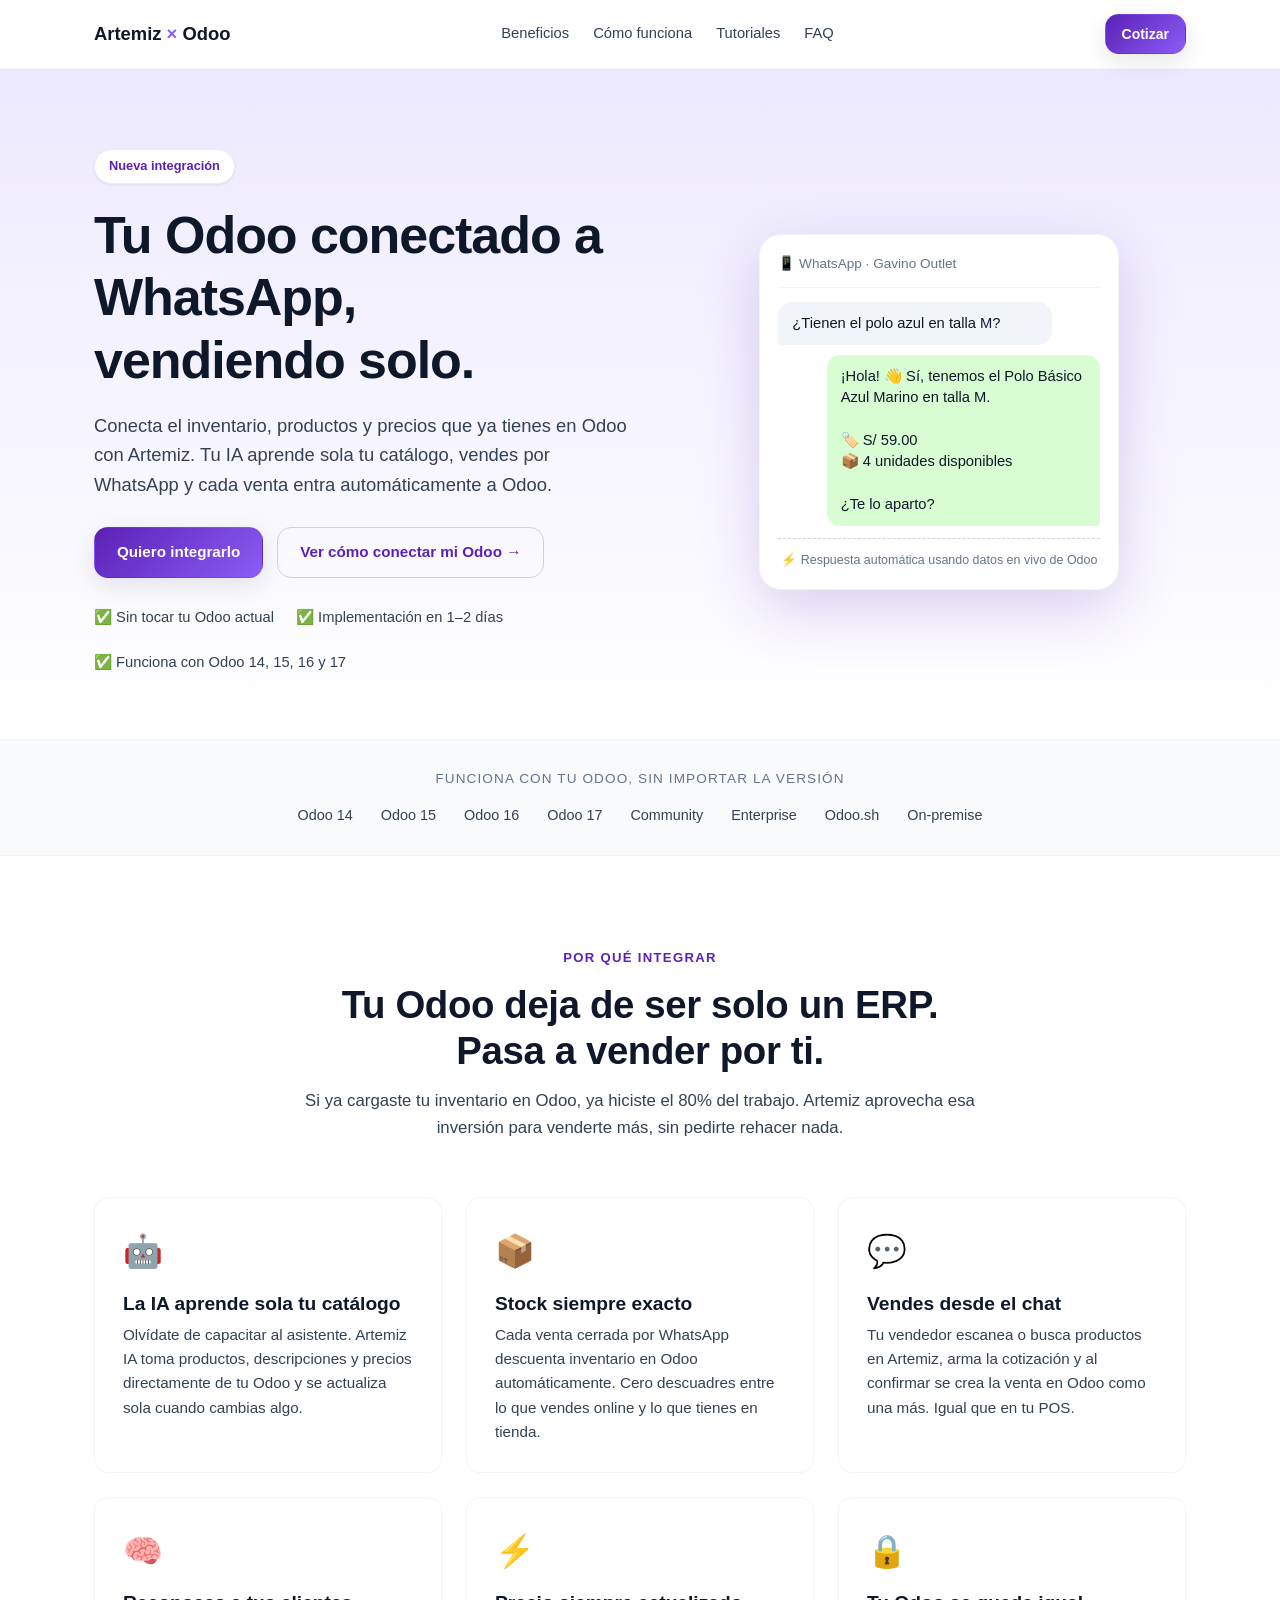
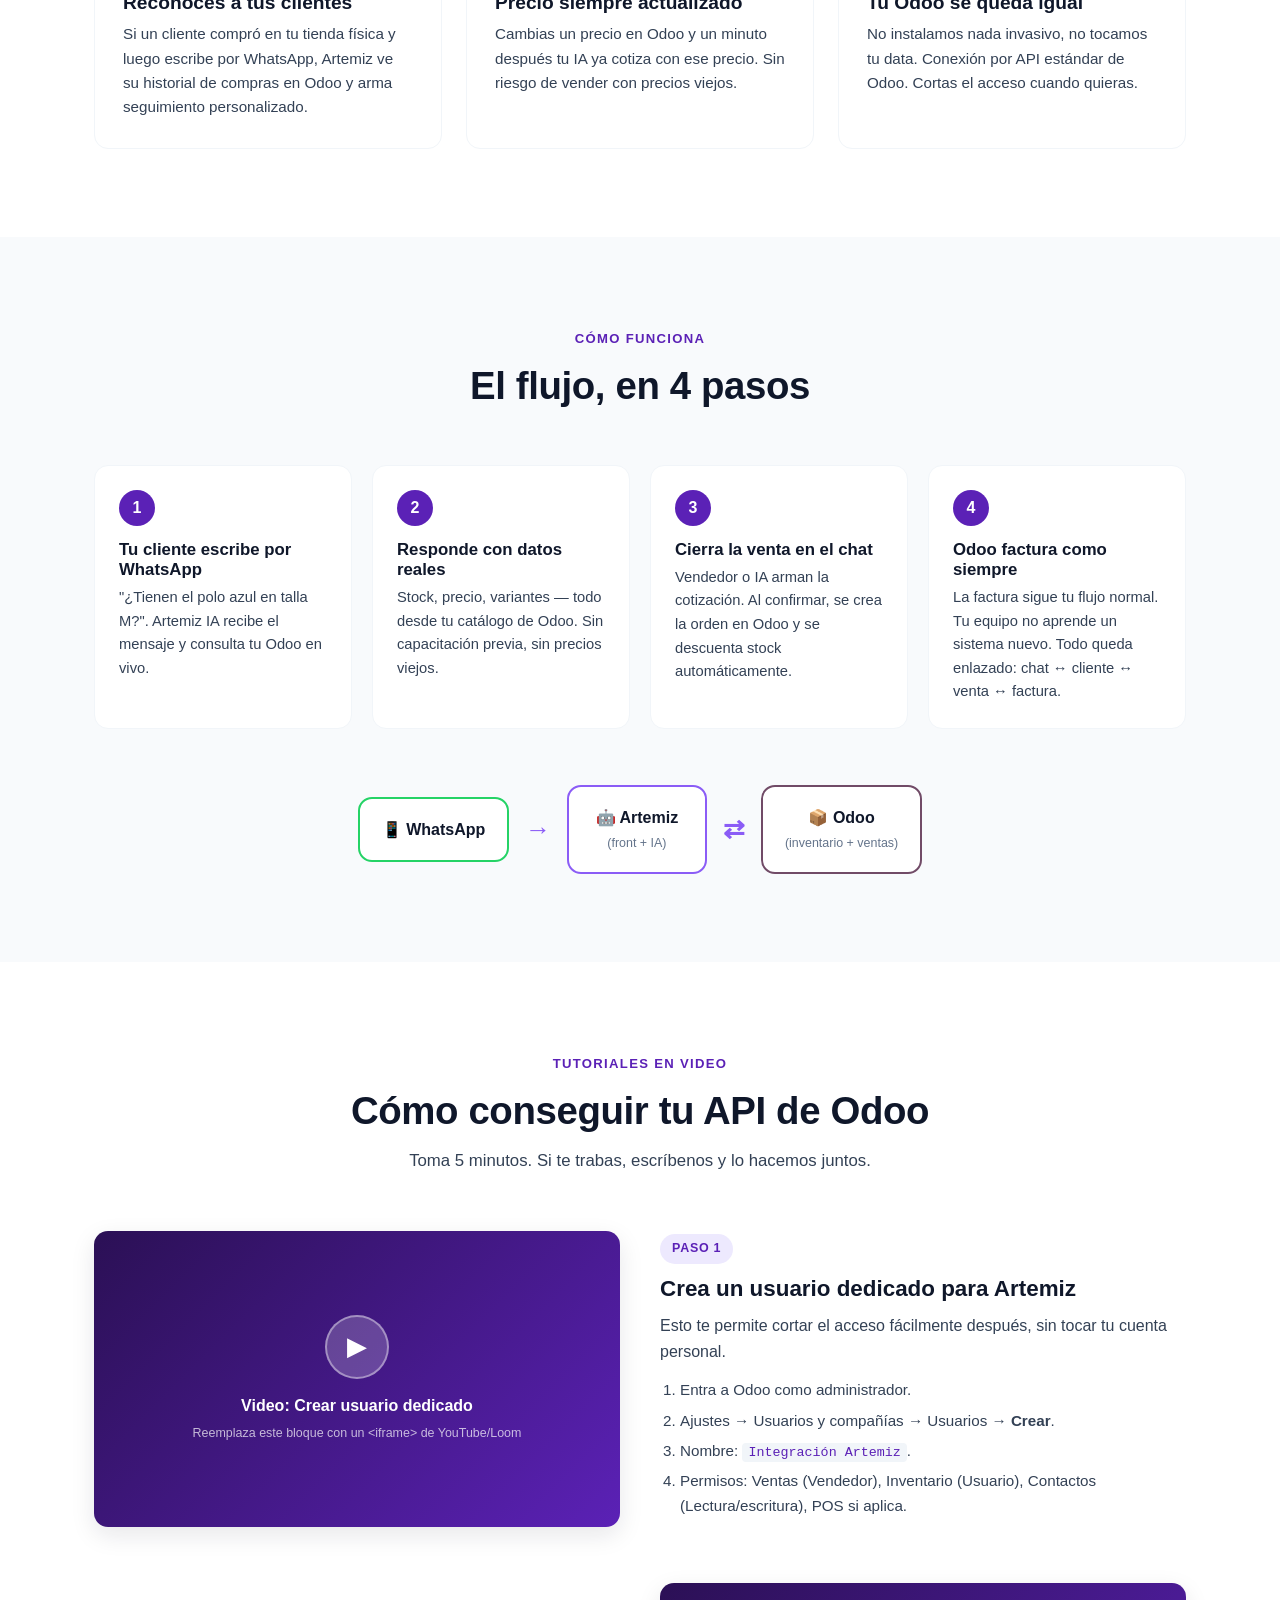
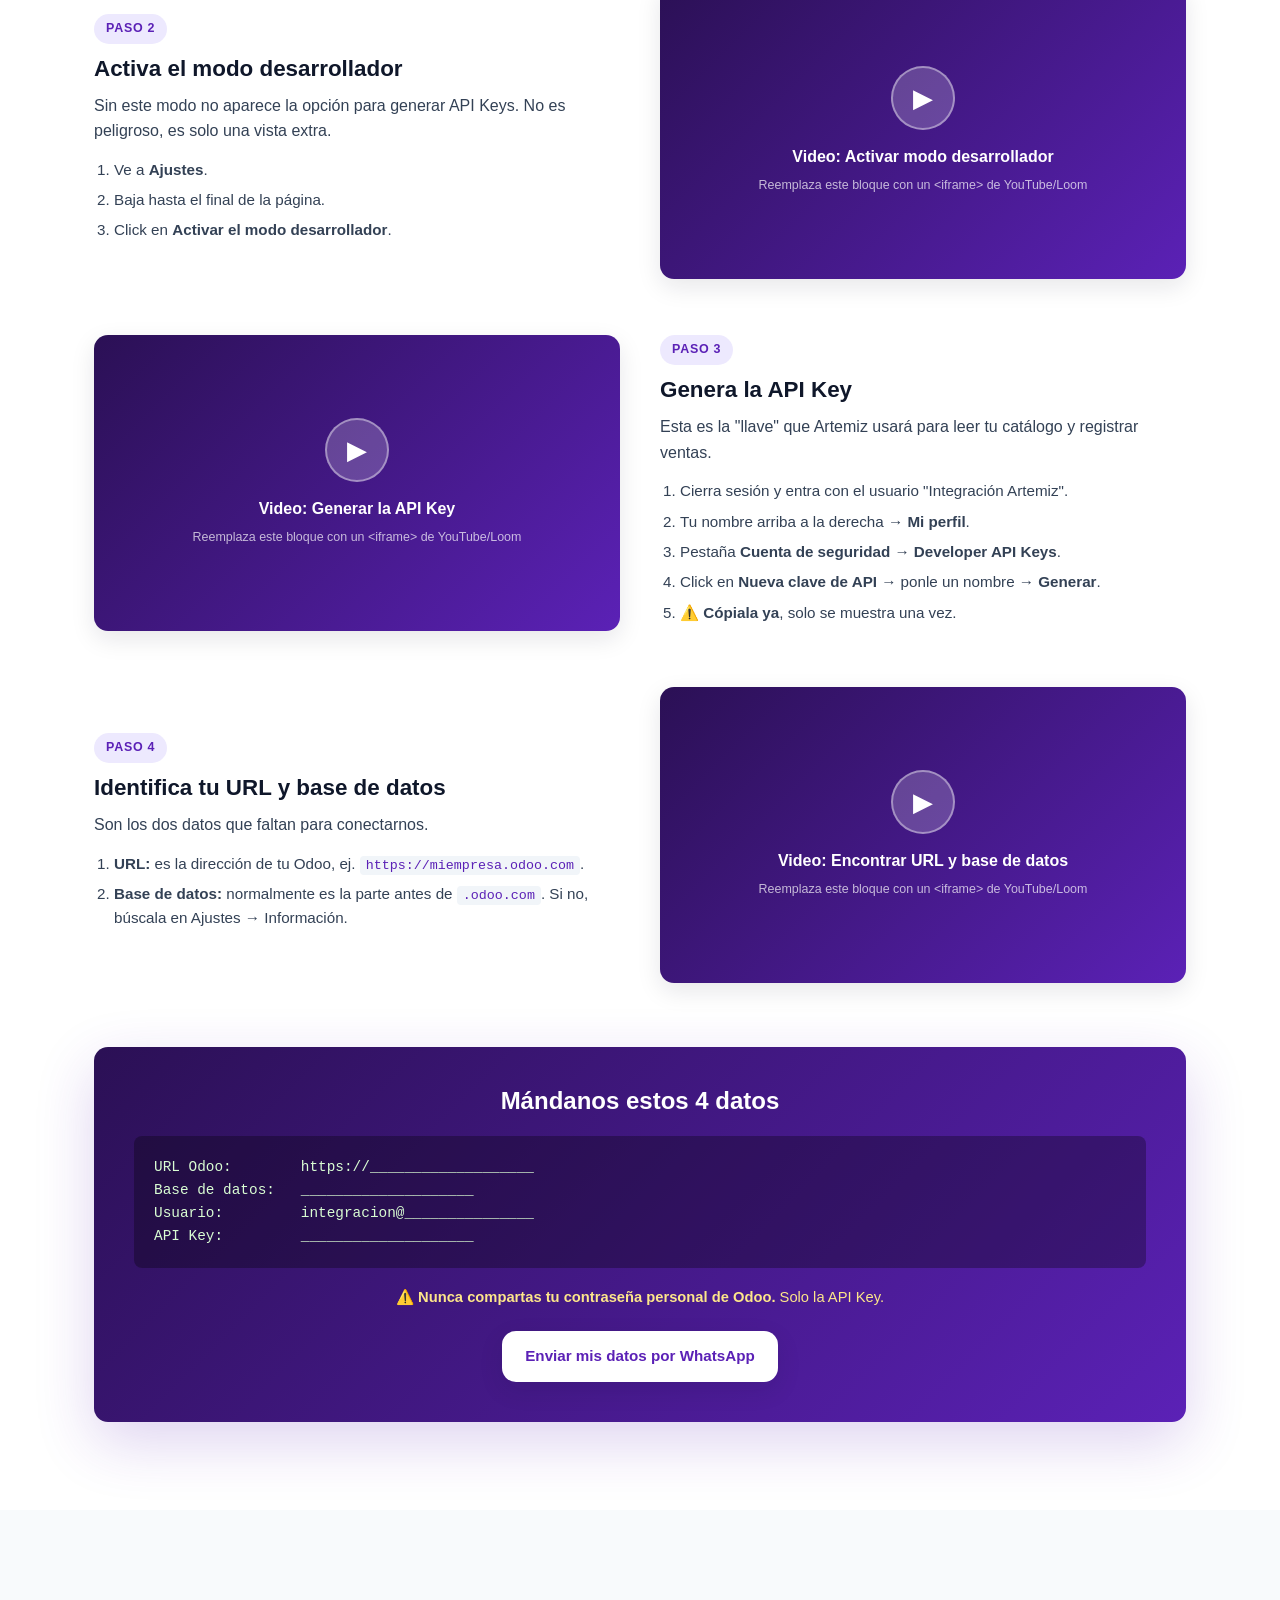
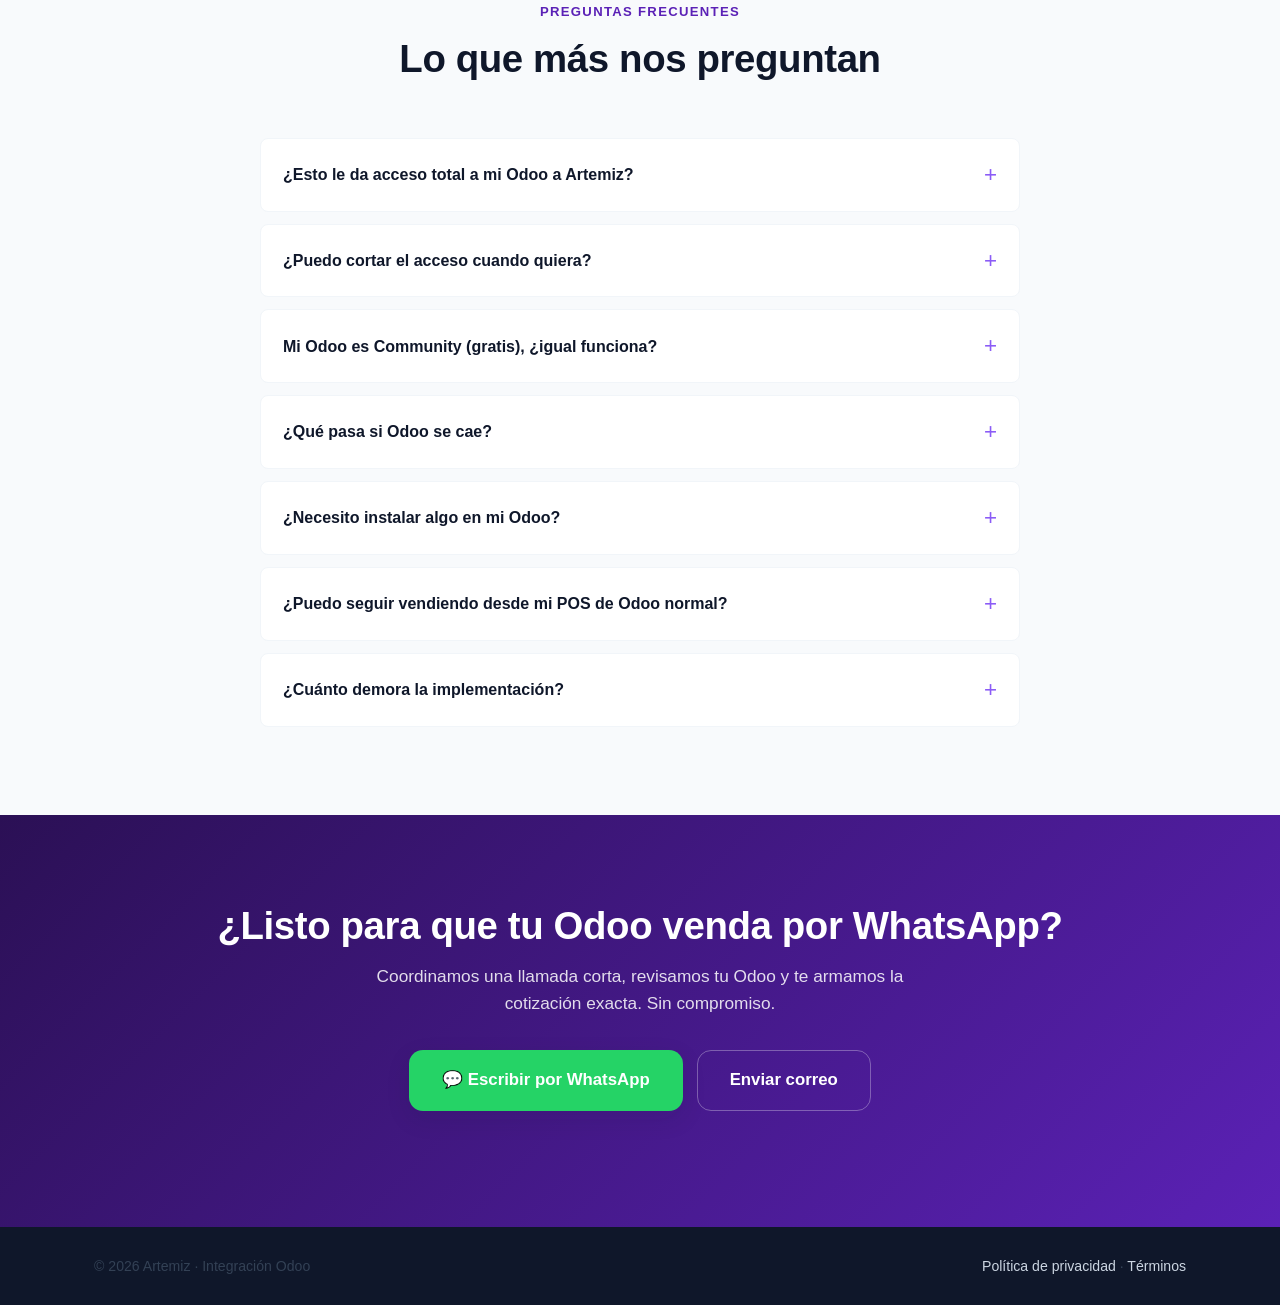
<file: landing/index.html>
<!DOCTYPE html>
<html lang="es">
<head>
  <meta charset="UTF-8" />
  <meta name="viewport" content="width=device-width, initial-scale=1.0" />
  <title>Artemiz + Odoo — Vende por WhatsApp con tu catálogo de Odoo</title>
  <meta name="description" content="Conecta tu Odoo con Artemiz: vende por WhatsApp, sincroniza inventario en tiempo real y deja que tu IA aprenda sola tu catálogo." />
  <link rel="stylesheet" href="styles.css" />
</head>
<body>

  <header class="nav">
    <div class="container nav-inner">
      <a href="#" class="logo">Artemiz <span>×</span> Odoo</a>
      <nav>
        <a href="#beneficios">Beneficios</a>
        <a href="#como-funciona">Cómo funciona</a>
        <a href="#tutoriales">Tutoriales</a>
        <a href="#faq">FAQ</a>
      </nav>
      <a href="#contacto" class="btn btn-primary btn-sm">Cotizar</a>
    </div>
  </header>

  <section class="hero">
    <div class="container hero-inner">
      <div class="hero-text">
        <span class="badge">Nueva integración</span>
        <h1>Tu Odoo conectado a WhatsApp,<br/>vendiendo solo.</h1>
        <p class="lead">
          Conecta el inventario, productos y precios que ya tienes en Odoo
          con Artemiz. Tu IA aprende sola tu catálogo, vendes por WhatsApp
          y cada venta entra automáticamente a Odoo.
        </p>
        <div class="cta-row">
          <a href="#contacto" class="btn btn-primary">Quiero integrarlo</a>
          <a href="#tutoriales" class="btn btn-ghost">Ver cómo conectar mi Odoo →</a>
        </div>
        <ul class="hero-bullets">
          <li>✅ Sin tocar tu Odoo actual</li>
          <li>✅ Implementación en 1–2 días</li>
          <li>✅ Funciona con Odoo 14, 15, 16 y 17</li>
        </ul>
      </div>
      <div class="hero-visual">
        <div class="phone">
          <div class="phone-header">📱 WhatsApp · Gavino Outlet</div>
          <div class="msg in">¿Tienen el polo azul en talla M?</div>
          <div class="msg out">¡Hola! 👋 Sí, tenemos el Polo Básico Azul Marino en talla M.<br/><br/>🏷️ S/ 59.00<br/>📦 4 unidades disponibles<br/><br/>¿Te lo aparto?</div>
          <div class="msg-meta">⚡ Respuesta automática usando datos en vivo de Odoo</div>
        </div>
      </div>
    </div>
  </section>

  <section class="logos">
    <div class="container">
      <p class="logos-label">Funciona con tu Odoo, sin importar la versión</p>
      <div class="logos-row">
        <span>Odoo 14</span><span>Odoo 15</span><span>Odoo 16</span><span>Odoo 17</span><span>Community</span><span>Enterprise</span><span>Odoo.sh</span><span>On-premise</span>
      </div>
    </div>
  </section>

  <section id="beneficios" class="section">
    <div class="container">
      <div class="section-header">
        <span class="eyebrow">Por qué integrar</span>
        <h2>Tu Odoo deja de ser solo un ERP.<br/>Pasa a vender por ti.</h2>
        <p class="section-sub">
          Si ya cargaste tu inventario en Odoo, ya hiciste el 80% del
          trabajo. Artemiz aprovecha esa inversión para venderte más,
          sin pedirte rehacer nada.
        </p>
      </div>

      <div class="benefits-grid">
        <div class="benefit">
          <div class="benefit-icon">🤖</div>
          <h3>La IA aprende sola tu catálogo</h3>
          <p>Olvídate de capacitar al asistente. Artemiz IA toma productos, descripciones y precios directamente de tu Odoo y se actualiza sola cuando cambias algo.</p>
        </div>
        <div class="benefit">
          <div class="benefit-icon">📦</div>
          <h3>Stock siempre exacto</h3>
          <p>Cada venta cerrada por WhatsApp descuenta inventario en Odoo automáticamente. Cero descuadres entre lo que vendes online y lo que tienes en tienda.</p>
        </div>
        <div class="benefit">
          <div class="benefit-icon">💬</div>
          <h3>Vendes desde el chat</h3>
          <p>Tu vendedor escanea o busca productos en Artemiz, arma la cotización y al confirmar se crea la venta en Odoo como una más. Igual que en tu POS.</p>
        </div>
        <div class="benefit">
          <div class="benefit-icon">🧠</div>
          <h3>Reconoces a tus clientes</h3>
          <p>Si un cliente compró en tu tienda física y luego escribe por WhatsApp, Artemiz ve su historial de compras en Odoo y arma seguimiento personalizado.</p>
        </div>
        <div class="benefit">
          <div class="benefit-icon">⚡</div>
          <h3>Precio siempre actualizado</h3>
          <p>Cambias un precio en Odoo y un minuto después tu IA ya cotiza con ese precio. Sin riesgo de vender con precios viejos.</p>
        </div>
        <div class="benefit">
          <div class="benefit-icon">🔒</div>
          <h3>Tu Odoo se queda igual</h3>
          <p>No instalamos nada invasivo, no tocamos tu data. Conexión por API estándar de Odoo. Cortas el acceso cuando quieras.</p>
        </div>
      </div>
    </div>
  </section>

  <section id="como-funciona" class="section section-alt">
    <div class="container">
      <div class="section-header">
        <span class="eyebrow">Cómo funciona</span>
        <h2>El flujo, en 4 pasos</h2>
      </div>

      <div class="steps">
        <div class="step">
          <div class="step-num">1</div>
          <h3>Tu cliente escribe por WhatsApp</h3>
          <p>"¿Tienen el polo azul en talla M?". Artemiz IA recibe el mensaje y consulta tu Odoo en vivo.</p>
        </div>
        <div class="step">
          <div class="step-num">2</div>
          <h3>Responde con datos reales</h3>
          <p>Stock, precio, variantes — todo desde tu catálogo de Odoo. Sin capacitación previa, sin precios viejos.</p>
        </div>
        <div class="step">
          <div class="step-num">3</div>
          <h3>Cierra la venta en el chat</h3>
          <p>Vendedor o IA arman la cotización. Al confirmar, se crea la orden en Odoo y se descuenta stock automáticamente.</p>
        </div>
        <div class="step">
          <div class="step-num">4</div>
          <h3>Odoo factura como siempre</h3>
          <p>La factura sigue tu flujo normal. Tu equipo no aprende un sistema nuevo. Todo queda enlazado: chat ↔ cliente ↔ venta ↔ factura.</p>
        </div>
      </div>

      <div class="diagram">
        <div class="diagram-box wa">📱 WhatsApp</div>
        <div class="diagram-arrow">→</div>
        <div class="diagram-box artemiz">🤖 Artemiz<br/><small>(front + IA)</small></div>
        <div class="diagram-arrow">⇄</div>
        <div class="diagram-box odoo">📦 Odoo<br/><small>(inventario + ventas)</small></div>
      </div>
    </div>
  </section>

  <section id="tutoriales" class="section">
    <div class="container">
      <div class="section-header">
        <span class="eyebrow">Tutoriales en video</span>
        <h2>Cómo conseguir tu API de Odoo</h2>
        <p class="section-sub">
          Toma 5 minutos. Si te trabas, escríbenos y lo hacemos juntos.
        </p>
      </div>

      <div class="tutorials">

        <article class="tutorial">
          <div class="tutorial-video">
            <div class="video-placeholder" data-video-slot="paso-1">
              <span class="play">▶</span>
              <p>Video: Crear usuario dedicado</p>
              <small>Reemplaza este bloque con un &lt;iframe&gt; de YouTube/Loom</small>
            </div>
          </div>
          <div class="tutorial-text">
            <span class="step-pill">Paso 1</span>
            <h3>Crea un usuario dedicado para Artemiz</h3>
            <p>Esto te permite cortar el acceso fácilmente después, sin tocar tu cuenta personal.</p>
            <ol>
              <li>Entra a Odoo como administrador.</li>
              <li>Ajustes → Usuarios y compañías → Usuarios → <strong>Crear</strong>.</li>
              <li>Nombre: <code>Integración Artemiz</code>.</li>
              <li>Permisos: Ventas (Vendedor), Inventario (Usuario), Contactos (Lectura/escritura), POS si aplica.</li>
            </ol>
          </div>
        </article>

        <article class="tutorial reverse">
          <div class="tutorial-video">
            <div class="video-placeholder" data-video-slot="paso-2">
              <span class="play">▶</span>
              <p>Video: Activar modo desarrollador</p>
              <small>Reemplaza este bloque con un &lt;iframe&gt; de YouTube/Loom</small>
            </div>
          </div>
          <div class="tutorial-text">
            <span class="step-pill">Paso 2</span>
            <h3>Activa el modo desarrollador</h3>
            <p>Sin este modo no aparece la opción para generar API Keys. No es peligroso, es solo una vista extra.</p>
            <ol>
              <li>Ve a <strong>Ajustes</strong>.</li>
              <li>Baja hasta el final de la página.</li>
              <li>Click en <strong>Activar el modo desarrollador</strong>.</li>
            </ol>
          </div>
        </article>

        <article class="tutorial">
          <div class="tutorial-video">
            <div class="video-placeholder" data-video-slot="paso-3">
              <span class="play">▶</span>
              <p>Video: Generar la API Key</p>
              <small>Reemplaza este bloque con un &lt;iframe&gt; de YouTube/Loom</small>
            </div>
          </div>
          <div class="tutorial-text">
            <span class="step-pill">Paso 3</span>
            <h3>Genera la API Key</h3>
            <p>Esta es la "llave" que Artemiz usará para leer tu catálogo y registrar ventas.</p>
            <ol>
              <li>Cierra sesión y entra con el usuario "Integración Artemiz".</li>
              <li>Tu nombre arriba a la derecha → <strong>Mi perfil</strong>.</li>
              <li>Pestaña <strong>Cuenta de seguridad</strong> → <strong>Developer API Keys</strong>.</li>
              <li>Click en <strong>Nueva clave de API</strong> → ponle un nombre → <strong>Generar</strong>.</li>
              <li>⚠️ <strong>Cópiala ya</strong>, solo se muestra una vez.</li>
            </ol>
          </div>
        </article>

        <article class="tutorial reverse">
          <div class="tutorial-video">
            <div class="video-placeholder" data-video-slot="paso-4">
              <span class="play">▶</span>
              <p>Video: Encontrar URL y base de datos</p>
              <small>Reemplaza este bloque con un &lt;iframe&gt; de YouTube/Loom</small>
            </div>
          </div>
          <div class="tutorial-text">
            <span class="step-pill">Paso 4</span>
            <h3>Identifica tu URL y base de datos</h3>
            <p>Son los dos datos que faltan para conectarnos.</p>
            <ol>
              <li><strong>URL:</strong> es la dirección de tu Odoo, ej. <code>https://miempresa.odoo.com</code>.</li>
              <li><strong>Base de datos:</strong> normalmente es la parte antes de <code>.odoo.com</code>. Si no, búscala en Ajustes → Información.</li>
            </ol>
          </div>
        </article>

      </div>

      <div class="form-card">
        <h3>Mándanos estos 4 datos</h3>
        <pre class="code-block">URL Odoo:        https://___________________
Base de datos:   ____________________
Usuario:         integracion@_______________
API Key:         ____________________</pre>
        <p class="warn">⚠️ <strong>Nunca compartas tu contraseña personal de Odoo.</strong> Solo la API Key.</p>
        <a href="#contacto" class="btn btn-primary">Enviar mis datos por WhatsApp</a>
      </div>
    </div>
  </section>

  <section id="faq" class="section section-alt">
    <div class="container">
      <div class="section-header">
        <span class="eyebrow">Preguntas frecuentes</span>
        <h2>Lo que más nos preguntan</h2>
      </div>

      <div class="faq-list">
        <details>
          <summary>¿Esto le da acceso total a mi Odoo a Artemiz?</summary>
          <p>No. Solo accedemos con los permisos del usuario "Integración Artemiz" que tú creas. Recomendamos darle solo: ventas, inventario y contactos. Nada más.</p>
        </details>
        <details>
          <summary>¿Puedo cortar el acceso cuando quiera?</summary>
          <p>Sí, en cualquier momento. Solo borras la API Key desde el perfil del usuario, o desactivas al usuario completo. Tú tienes el control.</p>
        </details>
        <details>
          <summary>Mi Odoo es Community (gratis), ¿igual funciona?</summary>
          <p>Sí. La integración funciona con Community y Enterprise, desde la versión 14 en adelante.</p>
        </details>
        <details>
          <summary>¿Qué pasa si Odoo se cae?</summary>
          <p>Artemiz mantiene una caché de tu catálogo. Si Odoo no responde, sigues vendiendo por WhatsApp y las ventas se sincronizan apenas vuelve.</p>
        </details>
        <details>
          <summary>¿Necesito instalar algo en mi Odoo?</summary>
          <p>No es obligatorio. La integración base funciona solo con la API estándar de Odoo. Si quieres notificaciones en tiempo real (cambios de precio o stock al instante), instalamos un módulo pequeño y opcional.</p>
        </details>
        <details>
          <summary>¿Puedo seguir vendiendo desde mi POS de Odoo normal?</summary>
          <p>Por supuesto. Artemiz no reemplaza tu POS. Es una capa adicional para vender por WhatsApp. Tu tienda física sigue operando exactamente igual.</p>
        </details>
        <details>
          <summary>¿Cuánto demora la implementación?</summary>
          <p>Demo funcional con tu propio catálogo en 1–2 días. Implementación completa (ventas, IA, automatizaciones) entre 5 y 10 días según el alcance.</p>
        </details>
      </div>
    </div>
  </section>

  <section id="contacto" class="cta-final">
    <div class="container">
      <h2>¿Listo para que tu Odoo venda por WhatsApp?</h2>
      <p>Coordinamos una llamada corta, revisamos tu Odoo y te armamos la cotización exacta. Sin compromiso.</p>
      <div class="cta-row center">
        <a href="https://wa.me/51999716331?text=Hola%20Artemiz%2C%20quiero%20integrar%20mi%20Odoo" class="btn btn-primary btn-lg">💬 Escribir por WhatsApp</a>
        <a href="mailto:hola@artemiz.com" class="btn btn-ghost btn-lg">Enviar correo</a>
      </div>
    </div>
  </section>

  <footer class="footer">
    <div class="container footer-inner">
      <p>© <span id="year"></span> Artemiz · Integración Odoo</p>
      <p><a href="#">Política de privacidad</a> · <a href="#">Términos</a></p>
    </div>
  </footer>

  <script>
    document.getElementById('year').textContent = new Date().getFullYear();
  </script>

</body>
</html>
</file>
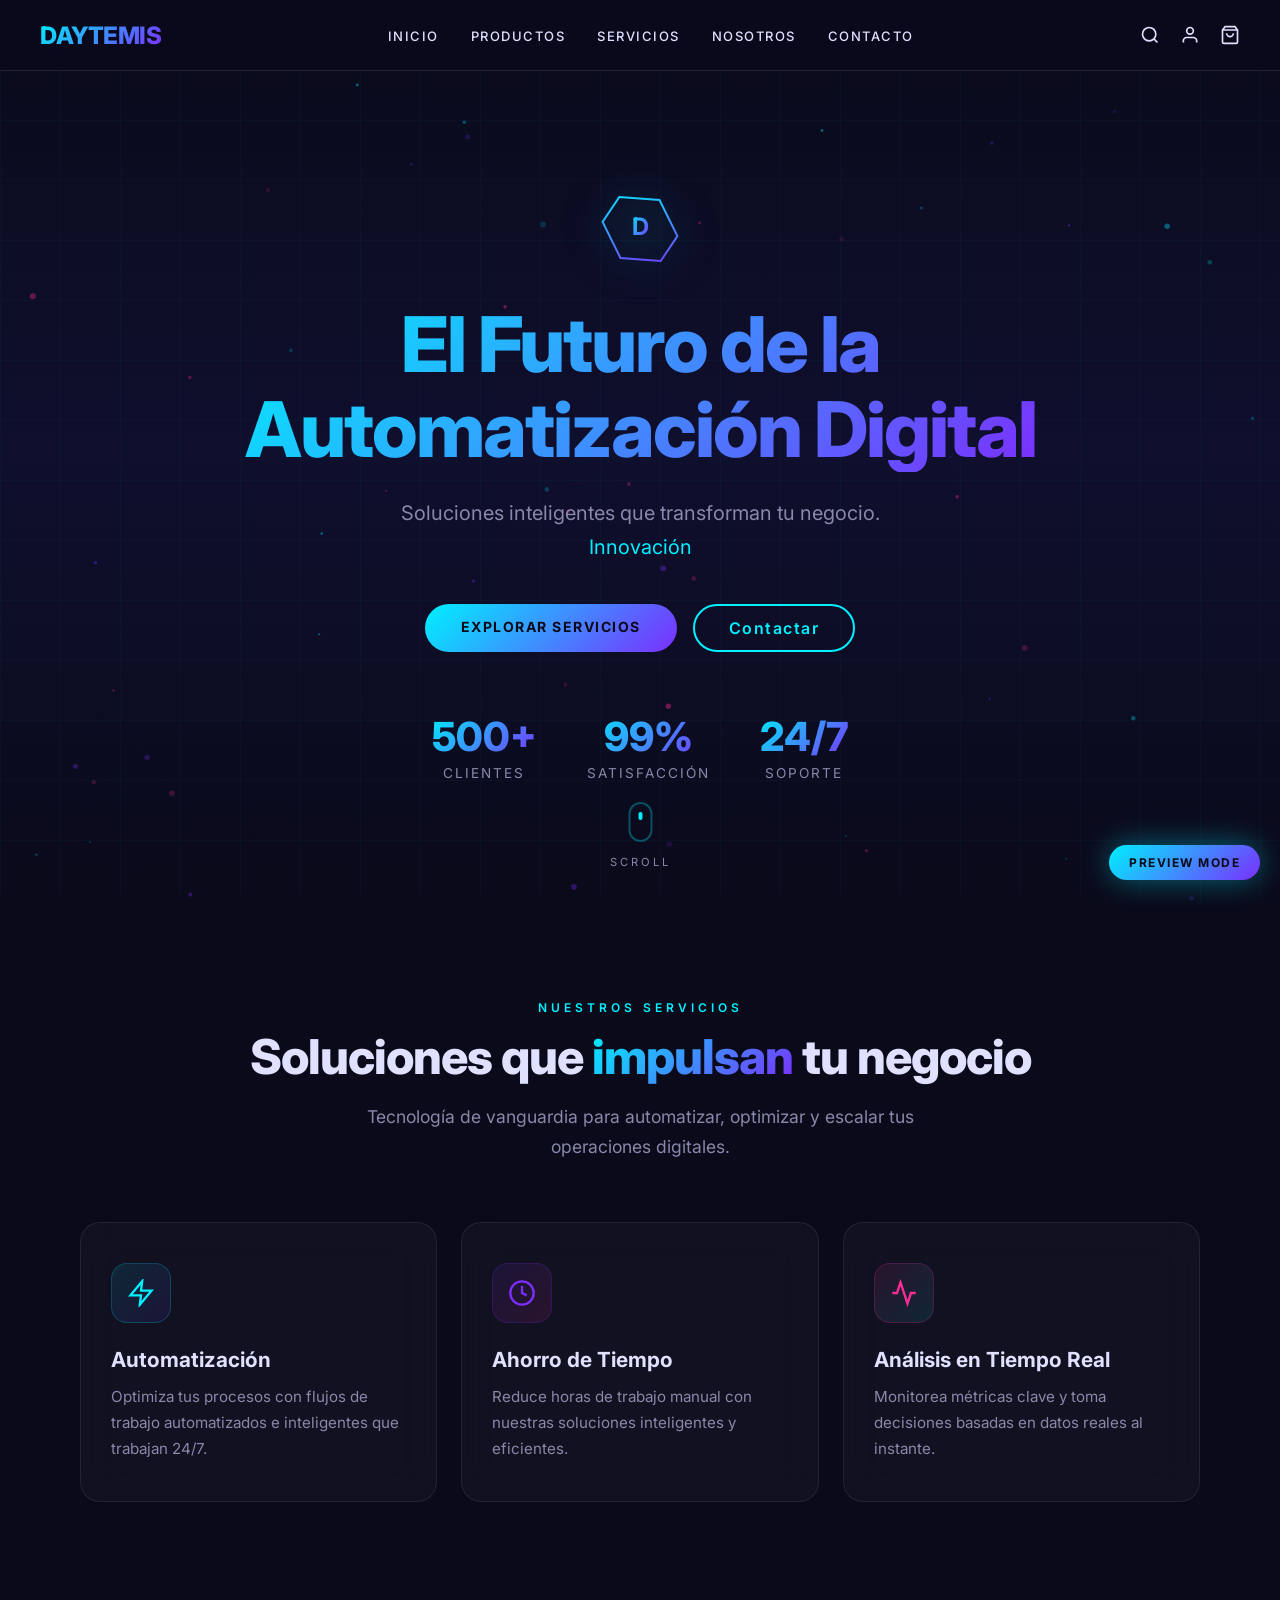
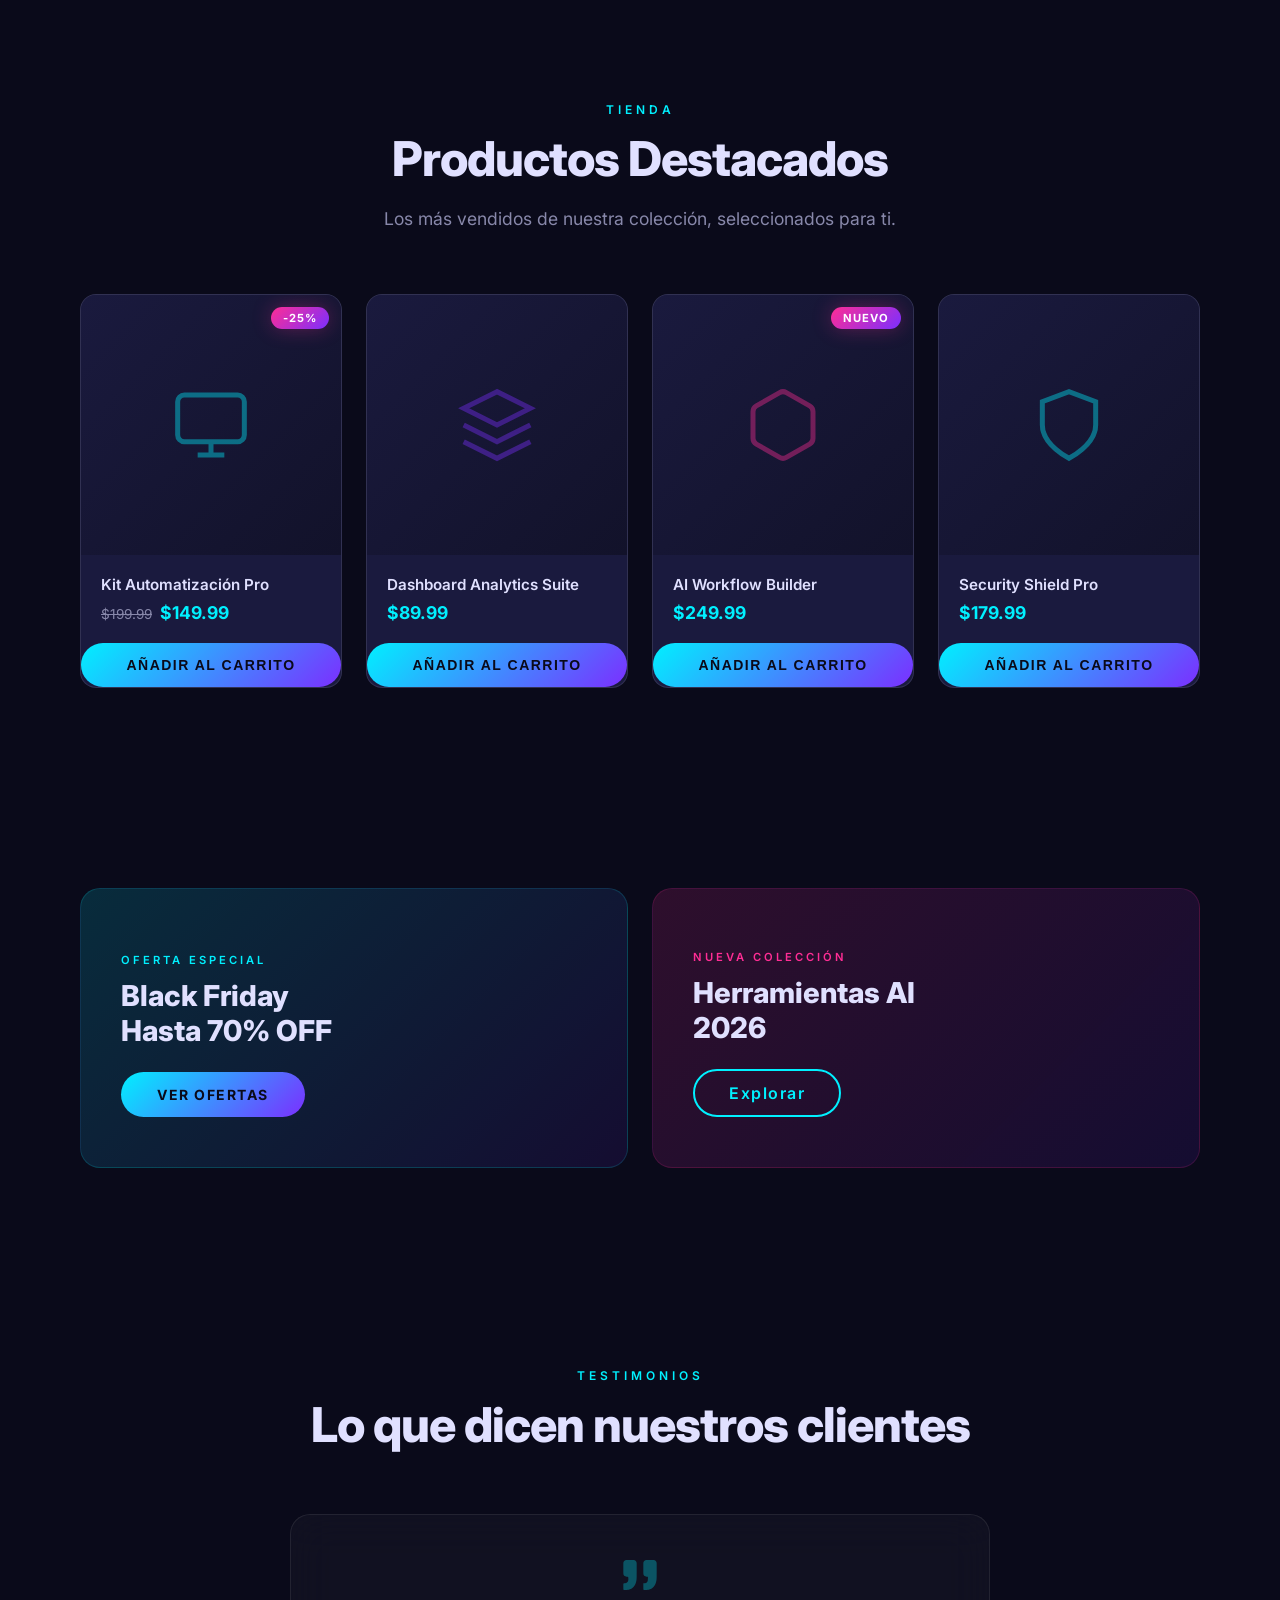
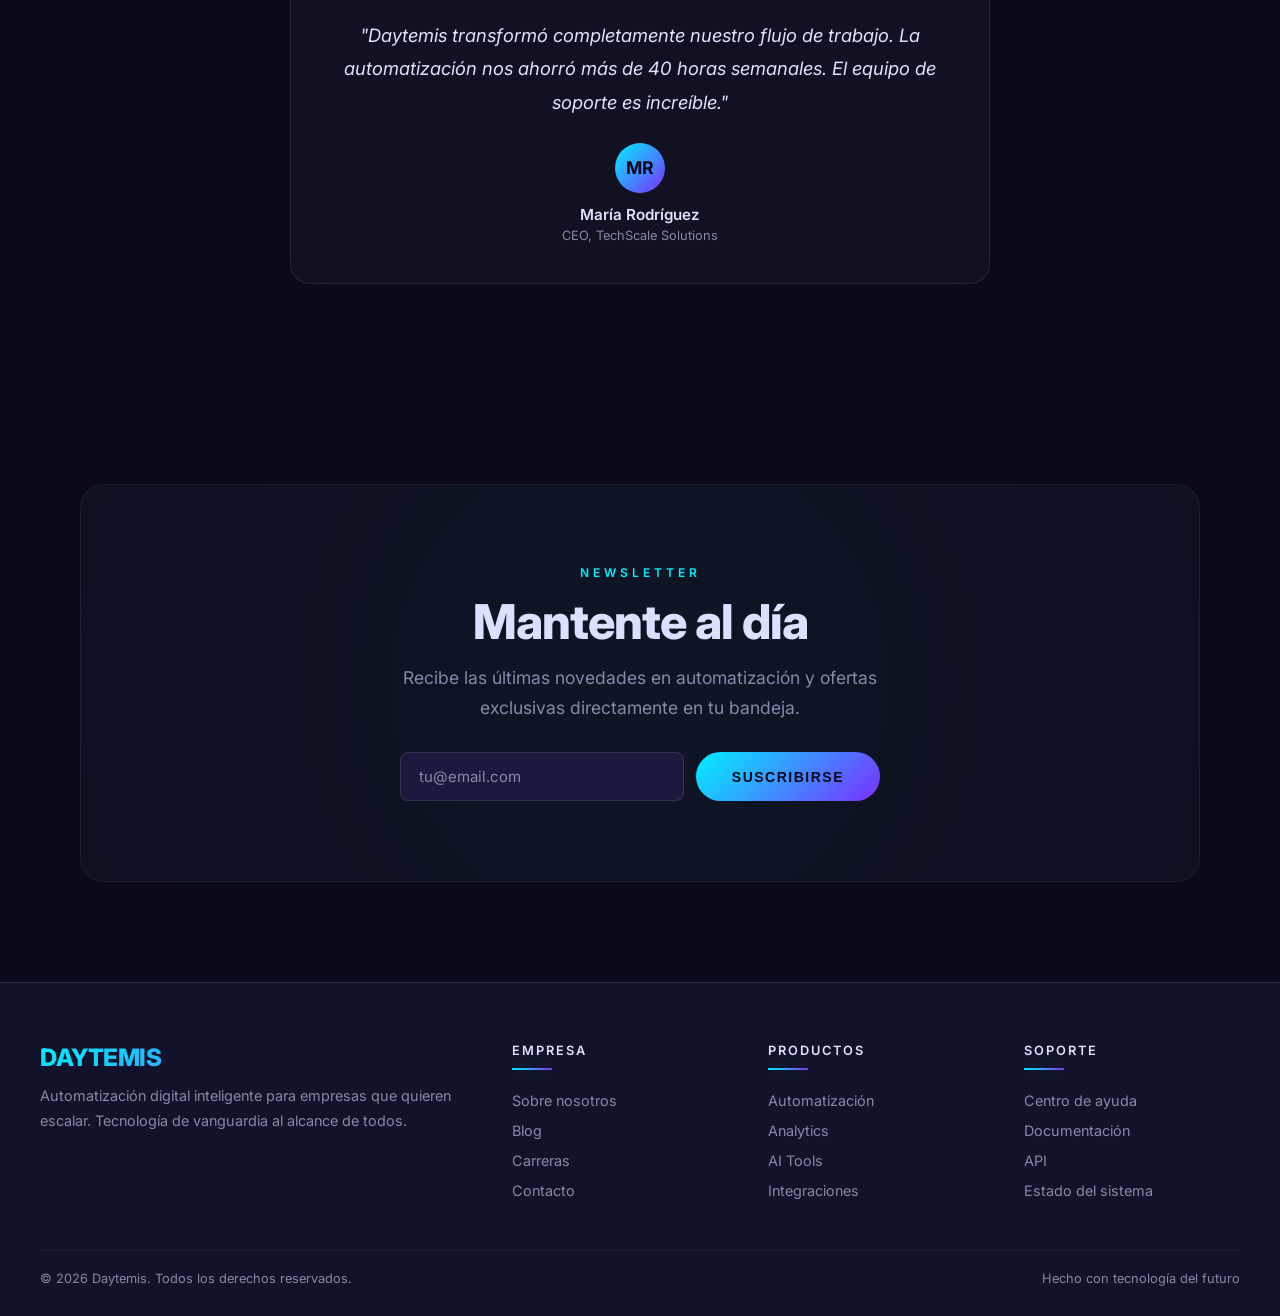
<file: preview/index.html>
<!DOCTYPE html>
<html lang="es">
<head>
  <meta charset="UTF-8">
  <meta name="viewport" content="width=device-width, initial-scale=1.0">
  <title>Daytemis.com - Preview Diseño Futurista</title>
  <link href="https://fonts.googleapis.com/css2?family=Inter:wght@300;400;500;600;700;800;900&display=swap" rel="stylesheet">
  <link rel="stylesheet" href="../css/daytemis-futuristic.css">
  <style>
    /* Reset para el preview standalone */
    * { margin: 0; padding: 0; box-sizing: border-box; }
    a { text-decoration: none; }

    /* ---- HEADER SIMULADO (como se vería en Woodmart) ---- */
    .preview-header {
      position: fixed;
      top: 0;
      left: 0;
      right: 0;
      z-index: 1000;
      background: rgba(10, 10, 26, 0.85);
      backdrop-filter: blur(30px) saturate(1.8);
      -webkit-backdrop-filter: blur(30px) saturate(1.8);
      border-bottom: 1px solid rgba(255, 255, 255, 0.1);
      padding: 0 40px;
      transition: all 0.4s cubic-bezier(0.25, 0.46, 0.45, 0.94);
    }
    .preview-header.scrolled {
      background: rgba(10, 10, 26, 0.95);
      box-shadow: 0 4px 30px rgba(0, 0, 0, 0.5), 0 0 40px rgba(0, 240, 255, 0.05);
    }
    .header-inner {
      max-width: 1200px;
      margin: 0 auto;
      display: flex;
      align-items: center;
      justify-content: space-between;
      height: 70px;
    }
    .logo {
      font-size: 1.5rem;
      font-weight: 800;
      background: linear-gradient(135deg, #00f0ff, #7b2fff);
      -webkit-background-clip: text;
      -webkit-text-fill-color: transparent;
      letter-spacing: -0.5px;
    }
    .nav-links {
      display: flex;
      gap: 32px;
      list-style: none;
    }
    .nav-links a {
      color: #e0e0ff;
      font-size: 13px;
      font-weight: 500;
      text-transform: uppercase;
      letter-spacing: 1.5px;
      position: relative;
      transition: all 0.4s ease;
      padding: 8px 0;
    }
    .nav-links a::after {
      content: '';
      position: absolute;
      bottom: -2px;
      left: 50%;
      width: 0;
      height: 2px;
      background: linear-gradient(135deg, #00f0ff, #7b2fff);
      transition: all 0.4s ease;
      transform: translateX(-50%);
      box-shadow: 0 0 20px rgba(0, 240, 255, 0.3);
    }
    .nav-links a:hover {
      color: #00f0ff;
      text-shadow: 0 0 10px rgba(0, 240, 255, 0.5);
    }
    .nav-links a:hover::after { width: 100%; }
    .header-icons {
      display: flex;
      gap: 20px;
      align-items: center;
    }
    .header-icon {
      color: #e0e0ff;
      transition: all 0.3s ease;
      cursor: pointer;
    }
    .header-icon:hover {
      color: #00f0ff;
      filter: drop-shadow(0 0 8px rgba(0, 240, 255, 0.4));
    }

    /* ---- SECCIÓN CONTENEDOR ---- */
    .section {
      padding: 100px 40px;
      max-width: 1200px;
      margin: 0 auto;
    }
    .section-label {
      font-size: 0.75rem;
      text-transform: uppercase;
      letter-spacing: 4px;
      color: #00f0ff;
      margin-bottom: 12px;
      font-weight: 600;
    }
    .section-title {
      font-size: clamp(2rem, 4vw, 3rem);
      font-weight: 800;
      color: #e0e0ff;
      margin-bottom: 16px;
      letter-spacing: -1px;
    }
    .section-subtitle {
      color: #8888aa;
      font-size: 1.1rem;
      line-height: 1.7;
      max-width: 550px;
    }
    .section-header {
      text-align: center;
      margin-bottom: 60px;
    }
    .section-header .section-subtitle {
      margin: 0 auto;
    }

    /* ---- PRODUCTS GRID ---- */
    .products-grid {
      display: grid;
      grid-template-columns: repeat(auto-fill, minmax(260px, 1fr));
      gap: 24px;
    }
    .product-card {
      background: #1a1a3e;
      border: 1px solid rgba(255, 255, 255, 0.1);
      border-radius: 16px;
      overflow: hidden;
      transition: all 0.4s cubic-bezier(0.25, 0.46, 0.45, 0.94);
      position: relative;
      cursor: pointer;
    }
    .product-card::before {
      content: '';
      position: absolute;
      top: 0;
      left: 0;
      right: 0;
      height: 3px;
      background: linear-gradient(135deg, #00f0ff, #7b2fff);
      opacity: 0;
      transition: opacity 0.4s ease;
    }
    .product-card:hover {
      transform: translateY(-8px);
      border-color: rgba(0, 240, 255, 0.2);
      box-shadow: 0 20px 60px rgba(0, 0, 0, 0.5), 0 0 20px rgba(0, 240, 255, 0.15);
    }
    .product-card:hover::before { opacity: 1; }
    .product-img {
      width: 100%;
      aspect-ratio: 1;
      background: linear-gradient(135deg, #1a1a3e, #12122a);
      display: flex;
      align-items: center;
      justify-content: center;
      overflow: hidden;
      position: relative;
    }
    .product-img svg {
      transition: transform 0.6s cubic-bezier(0.25, 0.46, 0.45, 0.94);
    }
    .product-card:hover .product-img svg {
      transform: scale(1.1);
    }
    .product-info {
      padding: 20px;
    }
    .product-name {
      color: #e0e0ff;
      font-weight: 600;
      font-size: 0.95rem;
      margin-bottom: 8px;
      transition: color 0.3s ease;
    }
    .product-card:hover .product-name { color: #00f0ff; }
    .product-price {
      color: #00f0ff;
      font-weight: 700;
      font-size: 1.1rem;
    }
    .product-price .old-price {
      color: #8888aa;
      text-decoration: line-through;
      font-size: 0.85rem;
      margin-right: 8px;
      font-weight: 400;
    }
    .product-badge {
      position: absolute;
      top: 12px;
      right: 12px;
      background: linear-gradient(135deg, #ff2d95, #7b2fff);
      color: white;
      padding: 4px 12px;
      border-radius: 50px;
      font-size: 0.7rem;
      font-weight: 700;
      letter-spacing: 1px;
      text-transform: uppercase;
      box-shadow: 0 0 20px rgba(255, 45, 149, 0.3);
    }
    .product-btn {
      width: 100%;
      padding: 12px;
      background: linear-gradient(135deg, #00f0ff, #7b2fff);
      border: none;
      color: #0a0a1a;
      font-weight: 700;
      font-size: 0.8rem;
      text-transform: uppercase;
      letter-spacing: 1.5px;
      cursor: pointer;
      transition: all 0.3s ease;
      position: relative;
      overflow: hidden;
    }
    .product-btn:hover {
      box-shadow: 0 5px 30px rgba(0, 240, 255, 0.4);
    }

    /* ---- SERVICE CARDS ---- */
    .services-grid {
      display: grid;
      grid-template-columns: repeat(auto-fit, minmax(300px, 1fr));
      gap: 24px;
    }
    .service-card {
      background: rgba(255,255,255,0.03);
      backdrop-filter: blur(20px);
      border: 1px solid rgba(255,255,255,0.08);
      border-radius: 20px;
      padding: 40px 30px;
      position: relative;
      overflow: hidden;
      transition: all 0.4s cubic-bezier(0.25, 0.46, 0.45, 0.94);
    }
    .service-card::before {
      content: '';
      position: absolute;
      top: 0;
      left: 0;
      right: 0;
      height: 3px;
      opacity: 0;
      transition: opacity 0.4s;
    }
    .service-card:nth-child(1)::before { background: linear-gradient(90deg, #00f0ff, #7b2fff); }
    .service-card:nth-child(2)::before { background: linear-gradient(90deg, #7b2fff, #ff2d95); }
    .service-card:nth-child(3)::before { background: linear-gradient(90deg, #ff2d95, #00f0ff); }
    .service-card:hover {
      transform: translateY(-8px);
      border-color: rgba(0, 240, 255, 0.2);
      box-shadow: 0 20px 60px rgba(0, 0, 0, 0.4), 0 0 20px rgba(0, 240, 255, 0.1);
    }
    .service-card:hover::before { opacity: 1; }
    .service-icon {
      width: 60px;
      height: 60px;
      border-radius: 16px;
      display: flex;
      align-items: center;
      justify-content: center;
      margin-bottom: 24px;
    }
    .service-card:nth-child(1) .service-icon {
      background: linear-gradient(135deg, rgba(0,240,255,0.1), rgba(123,47,255,0.1));
      border: 1px solid rgba(0,240,255,0.2);
    }
    .service-card:nth-child(2) .service-icon {
      background: linear-gradient(135deg, rgba(123,47,255,0.1), rgba(255,45,149,0.1));
      border: 1px solid rgba(123,47,255,0.2);
    }
    .service-card:nth-child(3) .service-icon {
      background: linear-gradient(135deg, rgba(255,45,149,0.1), rgba(0,240,255,0.1));
      border: 1px solid rgba(255,45,149,0.2);
    }
    .service-title {
      color: #e0e0ff;
      font-size: 1.3rem;
      font-weight: 700;
      margin-bottom: 12px;
    }
    .service-desc {
      color: #8888aa;
      font-size: 0.95rem;
      line-height: 1.7;
    }

    /* ---- BANNER / PROMO ---- */
    .promo-grid {
      display: grid;
      grid-template-columns: 1fr 1fr;
      gap: 24px;
    }
    .promo-banner {
      border-radius: 20px;
      overflow: hidden;
      position: relative;
      padding: 50px 40px;
      min-height: 280px;
      display: flex;
      flex-direction: column;
      justify-content: flex-end;
      transition: all 0.4s ease;
      cursor: pointer;
    }
    .promo-banner:first-child {
      background: linear-gradient(135deg, rgba(0, 240, 255, 0.15), rgba(123, 47, 255, 0.1));
      border: 1px solid rgba(0, 240, 255, 0.15);
    }
    .promo-banner:last-child {
      background: linear-gradient(135deg, rgba(255, 45, 149, 0.15), rgba(123, 47, 255, 0.1));
      border: 1px solid rgba(255, 45, 149, 0.15);
    }
    .promo-banner:hover {
      transform: scale(1.02);
      box-shadow: 0 20px 60px rgba(0, 0, 0, 0.4);
    }
    .promo-tag {
      font-size: 0.7rem;
      text-transform: uppercase;
      letter-spacing: 3px;
      color: #00f0ff;
      font-weight: 600;
      margin-bottom: 12px;
    }
    .promo-title {
      font-size: 1.8rem;
      font-weight: 800;
      color: #e0e0ff;
      margin-bottom: 16px;
      line-height: 1.2;
    }

    /* ---- TESTIMONIAL ---- */
    .testimonial-card {
      background: rgba(255,255,255,0.03);
      backdrop-filter: blur(20px);
      border: 1px solid rgba(255,255,255,0.08);
      border-radius: 20px;
      padding: 40px;
      max-width: 700px;
      margin: 0 auto;
      text-align: center;
      transition: all 0.4s ease;
    }
    .testimonial-card:hover {
      border-color: rgba(0, 240, 255, 0.2);
      box-shadow: 0 0 20px rgba(0, 240, 255, 0.1);
    }
    .testimonial-text {
      color: #e0e0ff;
      font-size: 1.15rem;
      line-height: 1.8;
      font-style: italic;
      margin-bottom: 24px;
    }
    .testimonial-avatar {
      width: 50px;
      height: 50px;
      border-radius: 50%;
      background: linear-gradient(135deg, #00f0ff, #7b2fff);
      margin: 0 auto 12px;
      display: flex;
      align-items: center;
      justify-content: center;
      font-weight: 700;
      color: #0a0a1a;
      font-size: 1.1rem;
    }
    .testimonial-name {
      color: #e0e0ff;
      font-weight: 600;
      font-size: 0.95rem;
    }
    .testimonial-role {
      color: #8888aa;
      font-size: 0.8rem;
      margin-top: 4px;
    }

    /* ---- NEWSLETTER / CTA ---- */
    .cta-section {
      text-align: center;
      padding: 80px 40px;
      background: rgba(255,255,255,0.02);
      border: 1px solid rgba(255,255,255,0.06);
      border-radius: 24px;
      position: relative;
      overflow: hidden;
    }
    .cta-section::before {
      content: '';
      position: absolute;
      top: -50%;
      left: -50%;
      width: 200%;
      height: 200%;
      background: radial-gradient(circle, rgba(0, 240, 255, 0.03) 0%, transparent 70%);
      pointer-events: none;
    }
    .cta-form {
      display: flex;
      gap: 12px;
      max-width: 480px;
      margin: 30px auto 0;
      position: relative;
      z-index: 1;
    }
    .cta-input {
      flex: 1;
      background: #1a1a3e;
      border: 1px solid rgba(255,255,255,0.1);
      border-radius: 50px;
      padding: 14px 24px;
      color: #e0e0ff;
      font-size: 15px;
      font-family: 'Inter', sans-serif;
      outline: none;
      transition: all 0.3s ease;
    }
    .cta-input:focus {
      border-color: #00f0ff;
      box-shadow: 0 0 0 3px rgba(0, 240, 255, 0.15), 0 0 20px rgba(0, 240, 255, 0.1);
    }
    .cta-input::placeholder { color: #8888aa; }

    /* ---- FOOTER ---- */
    .preview-footer {
      background: #12122a;
      border-top: 1px solid rgba(255, 255, 255, 0.1);
      padding: 60px 40px 30px;
    }
    .footer-grid {
      max-width: 1200px;
      margin: 0 auto;
      display: grid;
      grid-template-columns: 2fr 1fr 1fr 1fr;
      gap: 40px;
    }
    .footer-brand p {
      color: #8888aa;
      font-size: 0.9rem;
      line-height: 1.7;
      margin-top: 12px;
    }
    .footer-title {
      color: #e0e0ff;
      font-weight: 600;
      text-transform: uppercase;
      letter-spacing: 2px;
      font-size: 0.8rem;
      margin-bottom: 20px;
      position: relative;
      padding-bottom: 12px;
    }
    .footer-title::after {
      content: '';
      position: absolute;
      bottom: 0;
      left: 0;
      width: 40px;
      height: 2px;
      background: linear-gradient(135deg, #00f0ff, #7b2fff);
      box-shadow: 0 0 20px rgba(0, 240, 255, 0.3);
    }
    .footer-links {
      list-style: none;
    }
    .footer-links li { margin-bottom: 10px; }
    .footer-links a {
      color: #8888aa;
      font-size: 0.9rem;
      transition: all 0.3s ease;
    }
    .footer-links a:hover {
      color: #00f0ff;
      text-shadow: 0 0 10px rgba(0, 240, 255, 0.3);
    }
    .footer-bottom {
      max-width: 1200px;
      margin: 40px auto 0;
      padding-top: 20px;
      border-top: 1px solid rgba(255,255,255,0.06);
      display: flex;
      justify-content: space-between;
      color: #8888aa;
      font-size: 0.8rem;
    }

    /* ---- RESPONSIVE ---- */
    @media (max-width: 768px) {
      .nav-links { display: none; }
      .promo-grid { grid-template-columns: 1fr; }
      .footer-grid { grid-template-columns: 1fr 1fr; }
      .cta-form { flex-direction: column; }
      .section { padding: 60px 20px; }
    }

    /* ---- PREVIEW BADGE ---- */
    .preview-badge {
      position: fixed;
      bottom: 20px;
      right: 20px;
      background: linear-gradient(135deg, #00f0ff, #7b2fff);
      color: #0a0a1a;
      padding: 10px 20px;
      border-radius: 50px;
      font-size: 0.75rem;
      font-weight: 700;
      text-transform: uppercase;
      letter-spacing: 1.5px;
      z-index: 99998;
      box-shadow: 0 0 30px rgba(0, 240, 255, 0.4);
    }
  </style>
</head>
<body class="daytemis-futuristic">

  <!-- ============ HEADER ============ -->
  <header class="preview-header" id="header">
    <div class="header-inner">
      <div class="logo">DAYTEMIS</div>
      <ul class="nav-links">
        <li><a href="#">Inicio</a></li>
        <li><a href="#">Productos</a></li>
        <li><a href="#">Servicios</a></li>
        <li><a href="#">Nosotros</a></li>
        <li><a href="#">Contacto</a></li>
      </ul>
      <div class="header-icons">
        <svg class="header-icon" width="20" height="20" fill="none" stroke="currentColor" stroke-width="2" viewBox="0 0 24 24"><circle cx="11" cy="11" r="8"/><path d="m21 21-4.35-4.35"/></svg>
        <svg class="header-icon" width="20" height="20" fill="none" stroke="currentColor" stroke-width="2" viewBox="0 0 24 24"><path d="M20 21v-2a4 4 0 00-4-4H8a4 4 0 00-4 4v2"/><circle cx="12" cy="7" r="4"/></svg>
        <svg class="header-icon" width="20" height="20" fill="none" stroke="currentColor" stroke-width="2" viewBox="0 0 24 24"><path d="M6 2L3 6v14a2 2 0 002 2h14a2 2 0 002-2V6l-3-4zM3 6h18M16 10a4 4 0 01-8 0"/></svg>
      </div>
    </div>
  </header>

  <!-- ============ HERO ============ -->
  <section class="dt-hero" style="padding-top: 70px;">
    <div class="dt-hero-content">
      <div style="margin-bottom: 30px;">
        <svg width="80" height="80" viewBox="0 0 80 80" style="filter: drop-shadow(0 0 20px rgba(0, 240, 255, 0.5));">
          <defs>
            <linearGradient id="dt-logo-grad" x1="0%" y1="0%" x2="100%" y2="100%">
              <stop offset="0%" style="stop-color:#00f0ff" />
              <stop offset="100%" style="stop-color:#7b2fff" />
            </linearGradient>
          </defs>
          <polygon points="40,5 75,25 75,55 40,75 5,55 5,25" fill="none" stroke="url(#dt-logo-grad)" stroke-width="2">
            <animateTransform attributeName="transform" type="rotate" from="0 40 40" to="360 40 40" dur="20s" repeatCount="indefinite"/>
          </polygon>
          <text x="40" y="46" text-anchor="middle" fill="url(#dt-logo-grad)" font-size="24" font-weight="700" font-family="Inter, sans-serif">D</text>
        </svg>
      </div>
      <h1>El Futuro de la<br>Automatización Digital</h1>
      <p style="font-size: 1.2rem; color: #8888aa; max-width: 550px; margin: 0 auto 40px; line-height: 1.7;">
        Soluciones inteligentes que transforman tu negocio.
        <span class="dt-typing dt-text-glow" data-texts="Innovación|Tecnología|Resultados|Daytemis" style="color: #00f0ff;"></span>
      </p>
      <div style="display: flex; gap: 16px; justify-content: center; flex-wrap: wrap;">
        <a href="#productos" class="dt-btn">Explorar Servicios</a>
        <a href="#contacto" class="dt-btn-outline" style="display: inline-block;">Contactar</a>
      </div>
      <div style="display: flex; gap: 50px; justify-content: center; margin-top: 60px; flex-wrap: wrap;">
        <div style="text-align: center;">
          <div style="font-size: 2.5rem; font-weight: 800; background: linear-gradient(135deg, #00f0ff, #7b2fff); -webkit-background-clip: text; -webkit-text-fill-color: transparent;">500+</div>
          <div style="color: #8888aa; font-size: 0.85rem; text-transform: uppercase; letter-spacing: 2px; margin-top: 4px;">Clientes</div>
        </div>
        <div style="text-align: center;">
          <div style="font-size: 2.5rem; font-weight: 800; background: linear-gradient(135deg, #00f0ff, #7b2fff); -webkit-background-clip: text; -webkit-text-fill-color: transparent;">99%</div>
          <div style="color: #8888aa; font-size: 0.85rem; text-transform: uppercase; letter-spacing: 2px; margin-top: 4px;">Satisfacción</div>
        </div>
        <div style="text-align: center;">
          <div style="font-size: 2.5rem; font-weight: 800; background: linear-gradient(135deg, #00f0ff, #7b2fff); -webkit-background-clip: text; -webkit-text-fill-color: transparent;">24/7</div>
          <div style="color: #8888aa; font-size: 0.85rem; text-transform: uppercase; letter-spacing: 2px; margin-top: 4px;">Soporte</div>
        </div>
      </div>
    </div>
    <!-- Scroll indicator -->
    <div style="position: absolute; bottom: 30px; left: 50%; transform: translateX(-50%); text-align: center;">
      <div style="width: 24px; height: 40px; border: 2px solid rgba(0, 240, 255, 0.3); border-radius: 12px; margin: 0 auto 8px; position: relative;">
        <div style="width: 4px; height: 8px; background: #00f0ff; border-radius: 2px; position: absolute; top: 8px; left: 50%; transform: translateX(-50%); animation: scrollBounce 1.5s ease-in-out infinite;"></div>
      </div>
      <span style="color: #8888aa; font-size: 0.7rem; text-transform: uppercase; letter-spacing: 3px;">Scroll</span>
    </div>
    <style>
      @keyframes scrollBounce {
        0%, 100% { opacity: 0; top: 8px; }
        50% { opacity: 1; top: 20px; }
      }
    </style>
  </section>

  <!-- ============ SERVICIOS ============ -->
  <div class="section" id="servicios">
    <div class="section-header">
      <div class="section-label">Nuestros servicios</div>
      <div class="section-title">Soluciones que <span class="dt-gradient-text" style="background: linear-gradient(135deg, #00f0ff, #7b2fff); -webkit-background-clip: text; -webkit-text-fill-color: transparent;">impulsan</span> tu negocio</div>
      <div class="section-subtitle">Tecnología de vanguardia para automatizar, optimizar y escalar tus operaciones digitales.</div>
    </div>
    <div class="services-grid">
      <div class="service-card dt-fade-up">
        <div class="service-icon">
          <svg width="28" height="28" fill="none" stroke="#00f0ff" stroke-width="2" viewBox="0 0 24 24"><path d="M13 2L3 14h9l-1 8 10-12h-9l1-8z"/></svg>
        </div>
        <div class="service-title">Automatización</div>
        <div class="service-desc">Optimiza tus procesos con flujos de trabajo automatizados e inteligentes que trabajan 24/7.</div>
      </div>
      <div class="service-card dt-fade-up dt-delay-2">
        <div class="service-icon">
          <svg width="28" height="28" fill="none" stroke="#7b2fff" stroke-width="2" viewBox="0 0 24 24"><circle cx="12" cy="12" r="10"/><path d="M12 6v6l4 2"/></svg>
        </div>
        <div class="service-title">Ahorro de Tiempo</div>
        <div class="service-desc">Reduce horas de trabajo manual con nuestras soluciones inteligentes y eficientes.</div>
      </div>
      <div class="service-card dt-fade-up dt-delay-4">
        <div class="service-icon">
          <svg width="28" height="28" fill="none" stroke="#ff2d95" stroke-width="2" viewBox="0 0 24 24"><path d="M22 12h-4l-3 9L9 3l-3 9H2"/></svg>
        </div>
        <div class="service-title">Análisis en Tiempo Real</div>
        <div class="service-desc">Monitorea métricas clave y toma decisiones basadas en datos reales al instante.</div>
      </div>
    </div>
  </div>

  <!-- ============ PRODUCTOS ============ -->
  <div class="section" id="productos">
    <div class="section-header">
      <div class="section-label">Tienda</div>
      <div class="section-title">Productos Destacados</div>
      <div class="section-subtitle">Los más vendidos de nuestra colección, seleccionados para ti.</div>
    </div>
    <div class="products-grid">
      <!-- Producto 1 -->
      <div class="product-card dt-fade-up">
        <div class="product-img">
          <div class="product-badge">-25%</div>
          <svg width="80" height="80" fill="none" stroke="#00f0ff" stroke-width="1.5" viewBox="0 0 24 24" opacity="0.4"><rect x="2" y="3" width="20" height="14" rx="2"/><path d="M8 21h8M12 17v4"/></svg>
        </div>
        <div class="product-info">
          <div class="product-name">Kit Automatización Pro</div>
          <div class="product-price"><span class="old-price">$199.99</span>$149.99</div>
        </div>
        <button class="product-btn dt-btn">Añadir al carrito</button>
      </div>
      <!-- Producto 2 -->
      <div class="product-card dt-fade-up dt-delay-1">
        <div class="product-img">
          <svg width="80" height="80" fill="none" stroke="#7b2fff" stroke-width="1.5" viewBox="0 0 24 24" opacity="0.4"><path d="M12 2L2 7l10 5 10-5-10-5zM2 17l10 5 10-5M2 12l10 5 10-5"/></svg>
        </div>
        <div class="product-info">
          <div class="product-name">Dashboard Analytics Suite</div>
          <div class="product-price">$89.99</div>
        </div>
        <button class="product-btn dt-btn">Añadir al carrito</button>
      </div>
      <!-- Producto 3 -->
      <div class="product-card dt-fade-up dt-delay-2">
        <div class="product-img">
          <div class="product-badge">Nuevo</div>
          <svg width="80" height="80" fill="none" stroke="#ff2d95" stroke-width="1.5" viewBox="0 0 24 24" opacity="0.4"><path d="M21 16V8a2 2 0 00-1-1.73l-7-4a2 2 0 00-2 0l-7 4A2 2 0 003 8v8a2 2 0 001 1.73l7 4a2 2 0 002 0l7-4A2 2 0 0021 16z"/></svg>
        </div>
        <div class="product-info">
          <div class="product-name">AI Workflow Builder</div>
          <div class="product-price">$249.99</div>
        </div>
        <button class="product-btn dt-btn">Añadir al carrito</button>
      </div>
      <!-- Producto 4 -->
      <div class="product-card dt-fade-up dt-delay-3">
        <div class="product-img">
          <svg width="80" height="80" fill="none" stroke="#00f0ff" stroke-width="1.5" viewBox="0 0 24 24" opacity="0.4"><path d="M12 22s8-4 8-10V5l-8-3-8 3v7c0 6 8 10 8 10z"/></svg>
        </div>
        <div class="product-info">
          <div class="product-name">Security Shield Pro</div>
          <div class="product-price">$179.99</div>
        </div>
        <button class="product-btn dt-btn">Añadir al carrito</button>
      </div>
    </div>
  </div>

  <!-- ============ PROMO BANNERS ============ -->
  <div class="section">
    <div class="promo-grid">
      <div class="promo-banner dt-fade-left">
        <div class="promo-tag">Oferta especial</div>
        <div class="promo-title">Black Friday<br>Hasta 70% OFF</div>
        <a href="#" class="dt-btn" style="display: inline-block; width: fit-content; margin-top: 8px;">Ver ofertas</a>
      </div>
      <div class="promo-banner dt-fade-right">
        <div class="promo-tag" style="color: #ff2d95;">Nueva colección</div>
        <div class="promo-title">Herramientas AI<br>2026</div>
        <a href="#" class="dt-btn-outline" style="display: inline-block; width: fit-content; margin-top: 8px;">Explorar</a>
      </div>
    </div>
  </div>

  <!-- ============ TESTIMONIAL ============ -->
  <div class="section">
    <div class="section-header">
      <div class="section-label">Testimonios</div>
      <div class="section-title">Lo que dicen nuestros clientes</div>
    </div>
    <div class="testimonial-card dt-scale-in">
      <svg width="40" height="40" fill="none" viewBox="0 0 24 24" style="margin-bottom: 20px; opacity: 0.3;">
        <path d="M3 21c3 0 7-1 7-8V5c0-1.25-.756-2.017-2-2H4c-1.25 0-2 .75-2 1.972V11c0 1.25.75 2 2 2 1 0 1 0 1 1v1c0 1-1 2-2 2s-1 .008-1 1.031V20c0 1 0 1 1 1zm12 0c3 0 7-1 7-8V5c0-1.25-.757-2.017-2-2h-4c-1.25 0-2 .75-2 1.972V11c0 1.25.75 2 2 2h.75c0 2.25.25 4-2.75 4v3c0 1 0 1 1 1z" fill="#00f0ff"/>
      </svg>
      <div class="testimonial-text">"Daytemis transformó completamente nuestro flujo de trabajo. La automatización nos ahorró más de 40 horas semanales. El equipo de soporte es increíble."</div>
      <div class="testimonial-avatar">MR</div>
      <div class="testimonial-name">María Rodríguez</div>
      <div class="testimonial-role">CEO, TechScale Solutions</div>
    </div>
  </div>

  <!-- ============ CTA / NEWSLETTER ============ -->
  <div class="section" id="contacto">
    <div class="cta-section dt-fade-up">
      <div class="section-label">Newsletter</div>
      <div class="section-title" style="margin-bottom: 12px;">Mantente al día</div>
      <div class="section-subtitle" style="max-width: 500px; margin: 0 auto;">Recibe las últimas novedades en automatización y ofertas exclusivas directamente en tu bandeja.</div>
      <form class="cta-form" onsubmit="return false;">
        <input type="email" class="cta-input" placeholder="tu@email.com">
        <button class="dt-btn" type="submit">Suscribirse</button>
      </form>
    </div>
  </div>

  <!-- ============ FOOTER ============ -->
  <footer class="preview-footer">
    <div class="footer-grid">
      <div class="footer-brand">
        <div class="logo" style="font-size: 1.5rem; font-weight: 800; background: linear-gradient(135deg, #00f0ff, #7b2fff); -webkit-background-clip: text; -webkit-text-fill-color: transparent; margin-bottom: 4px;">DAYTEMIS</div>
        <p>Automatización digital inteligente para empresas que quieren escalar. Tecnología de vanguardia al alcance de todos.</p>
      </div>
      <div>
        <div class="footer-title">Empresa</div>
        <ul class="footer-links">
          <li><a href="#">Sobre nosotros</a></li>
          <li><a href="#">Blog</a></li>
          <li><a href="#">Carreras</a></li>
          <li><a href="#">Contacto</a></li>
        </ul>
      </div>
      <div>
        <div class="footer-title">Productos</div>
        <ul class="footer-links">
          <li><a href="#">Automatización</a></li>
          <li><a href="#">Analytics</a></li>
          <li><a href="#">AI Tools</a></li>
          <li><a href="#">Integraciones</a></li>
        </ul>
      </div>
      <div>
        <div class="footer-title">Soporte</div>
        <ul class="footer-links">
          <li><a href="#">Centro de ayuda</a></li>
          <li><a href="#">Documentación</a></li>
          <li><a href="#">API</a></li>
          <li><a href="#">Estado del sistema</a></li>
        </ul>
      </div>
    </div>
    <div class="footer-bottom">
      <span>© 2026 Daytemis. Todos los derechos reservados.</span>
      <span>Hecho con tecnología del futuro</span>
    </div>
  </footer>

  <!-- Preview badge -->
  <div class="preview-badge">Preview Mode</div>

  <!-- JS -->
  <script src="../js/daytemis-futuristic.js"></script>
  <script>
    // Header scroll effect
    window.addEventListener('scroll', function() {
      var header = document.getElementById('header');
      if (window.scrollY > 50) {
        header.classList.add('scrolled');
      } else {
        header.classList.remove('scrolled');
      }
    });
  </script>
</body>
</html>
</file>
<file: landing/styles.css>
/* ================================
   Artemiz × Odoo — Landing Styles
   ================================ */

:root {
  --purple-900: #2b1055;
  --purple-700: #5b21b6;
  --purple-500: #8b5cf6;
  --purple-100: #ede9fe;
  --green-500: #25d366;
  --green-600: #1ea756;
  --gray-900: #0f172a;
  --gray-700: #334155;
  --gray-500: #64748b;
  --gray-300: #cbd5e1;
  --gray-100: #f1f5f9;
  --gray-50:  #f8fafc;
  --white: #ffffff;
  --radius: 14px;
  --radius-sm: 8px;
  --shadow-sm: 0 1px 3px rgba(15, 23, 42, 0.08);
  --shadow-md: 0 8px 24px rgba(15, 23, 42, 0.10);
  --shadow-lg: 0 20px 60px rgba(91, 33, 182, 0.20);
}

* { box-sizing: border-box; margin: 0; padding: 0; }

html { scroll-behavior: smooth; }

body {
  font-family: -apple-system, BlinkMacSystemFont, "Segoe UI", Roboto, "Helvetica Neue", Arial, sans-serif;
  color: var(--gray-900);
  background: var(--white);
  line-height: 1.6;
  -webkit-font-smoothing: antialiased;
}

.container {
  max-width: 1140px;
  margin: 0 auto;
  padding: 0 24px;
}

a { color: var(--purple-700); text-decoration: none; }
a:hover { text-decoration: underline; }

h1, h2, h3 {
  line-height: 1.2;
  color: var(--gray-900);
  font-weight: 700;
}

h1 { font-size: clamp(2rem, 5vw, 3.25rem); letter-spacing: -0.02em; }
h2 { font-size: clamp(1.6rem, 3.5vw, 2.4rem); letter-spacing: -0.01em; }
h3 { font-size: 1.2rem; }

p { color: var(--gray-700); }

/* ----- Buttons ----- */
.btn {
  display: inline-flex;
  align-items: center;
  justify-content: center;
  padding: 12px 22px;
  border-radius: var(--radius);
  font-weight: 600;
  font-size: 0.95rem;
  transition: all 0.2s ease;
  border: 1px solid transparent;
  cursor: pointer;
  text-decoration: none !important;
  white-space: nowrap;
}
.btn-primary {
  background: linear-gradient(135deg, var(--purple-700), var(--purple-500));
  color: var(--white);
  box-shadow: var(--shadow-md);
}
.btn-primary:hover { transform: translateY(-1px); box-shadow: var(--shadow-lg); }
.btn-ghost {
  background: transparent;
  color: var(--purple-700);
  border-color: var(--gray-300);
}
.btn-ghost:hover { background: var(--purple-100); border-color: var(--purple-500); }
.btn-sm { padding: 8px 16px; font-size: 0.875rem; }
.btn-lg { padding: 16px 32px; font-size: 1.05rem; }

/* ----- Nav ----- */
.nav {
  position: sticky;
  top: 0;
  background: rgba(255,255,255,0.92);
  backdrop-filter: blur(10px);
  border-bottom: 1px solid var(--gray-100);
  z-index: 100;
}
.nav-inner {
  display: flex;
  align-items: center;
  justify-content: space-between;
  padding-top: 14px;
  padding-bottom: 14px;
  gap: 16px;
}
.logo {
  font-weight: 700;
  font-size: 1.15rem;
  color: var(--gray-900);
  text-decoration: none;
}
.logo span { color: var(--purple-500); }
.nav nav {
  display: flex;
  gap: 24px;
}
.nav nav a {
  color: var(--gray-700);
  font-size: 0.92rem;
  font-weight: 500;
}
.nav nav a:hover { color: var(--purple-700); text-decoration: none; }

@media (max-width: 720px) {
  .nav nav { display: none; }
}

/* ----- Hero ----- */
.hero {
  background: linear-gradient(180deg, var(--purple-100) 0%, var(--white) 100%);
  padding: 80px 0 64px;
}
.hero-inner {
  display: grid;
  grid-template-columns: 1.1fr 1fr;
  gap: 56px;
  align-items: center;
}
.badge {
  display: inline-block;
  background: var(--white);
  color: var(--purple-700);
  font-size: 0.8rem;
  font-weight: 600;
  padding: 6px 14px;
  border-radius: 999px;
  margin-bottom: 20px;
  border: 1px solid var(--purple-100);
  box-shadow: var(--shadow-sm);
}
.lead {
  font-size: 1.15rem;
  margin: 20px 0 28px;
  max-width: 560px;
}
.cta-row {
  display: flex;
  gap: 14px;
  flex-wrap: wrap;
  margin-bottom: 28px;
}
.cta-row.center { justify-content: center; }
.hero-bullets {
  list-style: none;
  display: flex;
  gap: 22px;
  flex-wrap: wrap;
  font-size: 0.92rem;
  color: var(--gray-700);
}

/* Hero phone mockup */
.hero-visual { display: flex; justify-content: center; }
.phone {
  background: var(--white);
  border-radius: 22px;
  padding: 18px;
  box-shadow: var(--shadow-lg);
  width: 100%;
  max-width: 360px;
  border: 1px solid var(--gray-100);
}
.phone-header {
  font-size: 0.85rem;
  color: var(--gray-500);
  border-bottom: 1px solid var(--gray-100);
  padding-bottom: 12px;
  margin-bottom: 14px;
}
.msg {
  padding: 11px 14px;
  border-radius: 14px;
  font-size: 0.92rem;
  margin-bottom: 10px;
  max-width: 85%;
  line-height: 1.45;
}
.msg.in {
  background: var(--gray-100);
  color: var(--gray-900);
  border-bottom-left-radius: 4px;
}
.msg.out {
  background: #d9fdd3;
  color: var(--gray-900);
  margin-left: auto;
  border-bottom-right-radius: 4px;
}
.msg-meta {
  font-size: 0.78rem;
  color: var(--gray-500);
  margin-top: 12px;
  padding-top: 12px;
  border-top: 1px dashed var(--gray-300);
  text-align: center;
}

@media (max-width: 880px) {
  .hero-inner { grid-template-columns: 1fr; gap: 40px; }
  .hero { padding: 56px 0 48px; }
}

/* ----- Logos / version strip ----- */
.logos {
  background: var(--gray-50);
  padding: 28px 0;
  border-top: 1px solid var(--gray-100);
  border-bottom: 1px solid var(--gray-100);
}
.logos-label {
  text-align: center;
  font-size: 0.85rem;
  color: var(--gray-500);
  text-transform: uppercase;
  letter-spacing: 0.08em;
  margin-bottom: 14px;
}
.logos-row {
  display: flex;
  flex-wrap: wrap;
  justify-content: center;
  gap: 12px 28px;
  font-size: 0.9rem;
  color: var(--gray-700);
  font-weight: 500;
}

/* ----- Sections ----- */
.section { padding: 88px 0; }
.section-alt { background: var(--gray-50); }
.section-header {
  text-align: center;
  max-width: 720px;
  margin: 0 auto 56px;
}
.eyebrow {
  display: inline-block;
  color: var(--purple-700);
  font-size: 0.82rem;
  font-weight: 700;
  text-transform: uppercase;
  letter-spacing: 0.1em;
  margin-bottom: 14px;
}
.section-sub { font-size: 1.05rem; margin-top: 14px; }

/* ----- Benefits ----- */
.benefits-grid {
  display: grid;
  grid-template-columns: repeat(3, 1fr);
  gap: 24px;
}
.benefit {
  background: var(--white);
  border: 1px solid var(--gray-100);
  border-radius: var(--radius);
  padding: 28px;
  transition: transform 0.2s ease, box-shadow 0.2s ease;
}
.benefit:hover { transform: translateY(-3px); box-shadow: var(--shadow-md); }
.benefit-icon {
  font-size: 2rem;
  margin-bottom: 14px;
}
.benefit h3 { margin-bottom: 8px; }
.benefit p { font-size: 0.95rem; }

@media (max-width: 880px) {
  .benefits-grid { grid-template-columns: 1fr 1fr; }
}
@media (max-width: 600px) {
  .benefits-grid { grid-template-columns: 1fr; }
}

/* ----- Steps ----- */
.steps {
  display: grid;
  grid-template-columns: repeat(4, 1fr);
  gap: 20px;
  margin-bottom: 56px;
}
.step {
  background: var(--white);
  border-radius: var(--radius);
  padding: 24px;
  border: 1px solid var(--gray-100);
}
.step-num {
  width: 36px; height: 36px;
  border-radius: 50%;
  background: var(--purple-700);
  color: var(--white);
  display: flex;
  align-items: center;
  justify-content: center;
  font-weight: 700;
  margin-bottom: 14px;
}
.step h3 { margin-bottom: 6px; font-size: 1.05rem; }
.step p { font-size: 0.92rem; }

@media (max-width: 880px) {
  .steps { grid-template-columns: 1fr 1fr; }
}
@media (max-width: 540px) {
  .steps { grid-template-columns: 1fr; }
}

/* Diagram */
.diagram {
  display: flex;
  align-items: center;
  justify-content: center;
  gap: 16px;
  flex-wrap: wrap;
}
.diagram-box {
  background: var(--white);
  border: 2px solid var(--purple-500);
  color: var(--gray-900);
  padding: 18px 22px;
  border-radius: var(--radius);
  font-weight: 600;
  text-align: center;
  min-width: 140px;
}
.diagram-box small { display: block; font-weight: 400; font-size: 0.78rem; color: var(--gray-500); margin-top: 4px; }
.diagram-box.wa { border-color: var(--green-500); }
.diagram-box.odoo { border-color: #714b67; }
.diagram-arrow {
  font-size: 1.6rem;
  color: var(--purple-500);
  font-weight: 700;
}

/* ----- Tutorials ----- */
.tutorials {
  display: flex;
  flex-direction: column;
  gap: 56px;
  margin-bottom: 64px;
}
.tutorial {
  display: grid;
  grid-template-columns: 1fr 1fr;
  gap: 40px;
  align-items: center;
}
.tutorial.reverse .tutorial-video { order: 2; }
.video-placeholder {
  aspect-ratio: 16 / 9;
  background: linear-gradient(135deg, var(--purple-900), var(--purple-700));
  border-radius: var(--radius);
  display: flex;
  flex-direction: column;
  align-items: center;
  justify-content: center;
  color: var(--white);
  box-shadow: var(--shadow-md);
  text-align: center;
  padding: 24px;
}
.video-placeholder .play {
  width: 64px; height: 64px;
  background: rgba(255,255,255,0.2);
  border-radius: 50%;
  display: flex;
  align-items: center;
  justify-content: center;
  font-size: 1.6rem;
  margin-bottom: 14px;
  border: 2px solid rgba(255,255,255,0.4);
}
.video-placeholder p { color: var(--white); font-weight: 600; margin-bottom: 6px; }
.video-placeholder small { color: rgba(255,255,255,0.7); font-size: 0.78rem; }

.step-pill {
  display: inline-block;
  background: var(--purple-100);
  color: var(--purple-700);
  font-size: 0.78rem;
  font-weight: 700;
  padding: 5px 12px;
  border-radius: 999px;
  margin-bottom: 12px;
  text-transform: uppercase;
  letter-spacing: 0.06em;
}
.tutorial-text h3 { font-size: 1.4rem; margin-bottom: 10px; }
.tutorial-text p { margin-bottom: 14px; }
.tutorial-text ol {
  padding-left: 20px;
  color: var(--gray-700);
}
.tutorial-text ol li {
  margin-bottom: 6px;
  font-size: 0.95rem;
}
.tutorial-text code {
  background: var(--gray-100);
  padding: 2px 6px;
  border-radius: 4px;
  font-size: 0.88em;
  color: var(--purple-700);
}

@media (max-width: 880px) {
  .tutorial { grid-template-columns: 1fr; gap: 24px; }
  .tutorial.reverse .tutorial-video { order: 0; }
}

/* Form card */
.form-card {
  background: linear-gradient(135deg, var(--purple-900), var(--purple-700));
  color: var(--white);
  border-radius: var(--radius);
  padding: 40px;
  text-align: center;
  box-shadow: var(--shadow-lg);
}
.form-card h3 { color: var(--white); font-size: 1.5rem; margin-bottom: 20px; }
.code-block {
  background: rgba(0,0,0,0.3);
  color: #d9fdd3;
  padding: 20px;
  border-radius: var(--radius-sm);
  text-align: left;
  font-family: "SF Mono", Monaco, Consolas, monospace;
  font-size: 0.9rem;
  margin-bottom: 18px;
  white-space: pre-wrap;
  word-break: break-word;
}
.form-card .warn {
  color: #fde68a;
  font-size: 0.92rem;
  margin-bottom: 22px;
}
.form-card .btn-primary {
  background: var(--white);
  color: var(--purple-700);
}
.form-card .btn-primary:hover { background: var(--purple-100); }

/* ----- FAQ ----- */
.faq-list {
  max-width: 760px;
  margin: 0 auto;
  display: flex;
  flex-direction: column;
  gap: 12px;
}
.faq-list details {
  background: var(--white);
  border: 1px solid var(--gray-100);
  border-radius: var(--radius-sm);
  padding: 18px 22px;
  transition: all 0.2s ease;
}
.faq-list details[open] { border-color: var(--purple-500); box-shadow: var(--shadow-sm); }
.faq-list summary {
  font-weight: 600;
  cursor: pointer;
  list-style: none;
  display: flex;
  justify-content: space-between;
  align-items: center;
  color: var(--gray-900);
}
.faq-list summary::after {
  content: "+";
  color: var(--purple-500);
  font-size: 1.4rem;
  font-weight: 400;
  transition: transform 0.2s ease;
}
.faq-list details[open] summary::after { transform: rotate(45deg); }
.faq-list summary::-webkit-details-marker { display: none; }
.faq-list p { margin-top: 12px; font-size: 0.95rem; }

/* ----- Final CTA ----- */
.cta-final {
  background: linear-gradient(135deg, var(--purple-900), var(--purple-700));
  color: var(--white);
  text-align: center;
  padding: 88px 0;
}
.cta-final h2 { color: var(--white); margin-bottom: 14px; }
.cta-final p {
  color: rgba(255,255,255,0.85);
  font-size: 1.08rem;
  margin-bottom: 32px;
  max-width: 560px;
  margin-left: auto;
  margin-right: auto;
}
.cta-final .btn-primary {
  background: var(--green-500);
  color: var(--white);
}
.cta-final .btn-primary:hover { background: var(--green-600); }
.cta-final .btn-ghost {
  color: var(--white);
  border-color: rgba(255,255,255,0.3);
}
.cta-final .btn-ghost:hover { background: rgba(255,255,255,0.1); border-color: var(--white); }

/* ----- Footer ----- */
.footer {
  background: var(--gray-900);
  color: var(--gray-300);
  padding: 28px 0;
  font-size: 0.88rem;
}
.footer-inner {
  display: flex;
  justify-content: space-between;
  flex-wrap: wrap;
  gap: 12px;
}
.footer a { color: var(--gray-300); }
.footer a:hover { color: var(--white); }
</file>
<file: css/daytemis-futuristic.css>
/* ============================================
   DAYTEMIS.COM - Futuristic Design System
   Compatible con Woodmart Theme + Elementor
   ============================================ */

/* ---- CSS Variables / Design Tokens ---- */
:root {
  /* Colores principales futuristas */
  --dt-primary: #00f0ff;       /* Cyan neón */
  --dt-secondary: #7b2fff;     /* Violeta eléctrico */
  --dt-accent: #ff2d95;        /* Rosa neón */
  --dt-dark: #0a0a1a;          /* Negro profundo */
  --dt-dark-soft: #12122a;     /* Negro suave */
  --dt-dark-card: #1a1a3e;     /* Fondo tarjetas */
  --dt-text: #e0e0ff;          /* Texto claro */
  --dt-text-muted: #8888aa;    /* Texto secundario */
  --dt-glass: rgba(255, 255, 255, 0.05);
  --dt-glass-border: rgba(255, 255, 255, 0.1);
  --dt-glow-cyan: 0 0 20px rgba(0, 240, 255, 0.3);
  --dt-glow-violet: 0 0 20px rgba(123, 47, 255, 0.3);
  --dt-glow-pink: 0 0 20px rgba(255, 45, 149, 0.3);
  --dt-gradient-main: linear-gradient(135deg, var(--dt-primary), var(--dt-secondary));
  --dt-gradient-warm: linear-gradient(135deg, var(--dt-accent), var(--dt-secondary));
  --dt-gradient-bg: linear-gradient(180deg, #0a0a1a 0%, #0f0f2e 50%, #0a0a1a 100%);
  --dt-radius: 16px;
  --dt-radius-sm: 8px;
  --dt-transition: all 0.4s cubic-bezier(0.25, 0.46, 0.45, 0.94);
}

/* ---- Reset & Base ---- */
body.daytemis-futuristic {
  background: var(--dt-dark) !important;
  color: var(--dt-text) !important;
  font-family: 'Inter', 'Segoe UI', system-ui, sans-serif !important;
  overflow-x: hidden;
}

body.daytemis-futuristic::before {
  content: '';
  position: fixed;
  top: 0;
  left: 0;
  width: 100%;
  height: 100%;
  background: var(--dt-gradient-bg);
  z-index: -2;
  pointer-events: none;
}

/* Grid de fondo sutil */
body.daytemis-futuristic::after {
  content: '';
  position: fixed;
  top: 0;
  left: 0;
  width: 100%;
  height: 100%;
  background-image:
    linear-gradient(rgba(0, 240, 255, 0.03) 1px, transparent 1px),
    linear-gradient(90deg, rgba(0, 240, 255, 0.03) 1px, transparent 1px);
  background-size: 60px 60px;
  z-index: -1;
  pointer-events: none;
  animation: dt-grid-move 20s linear infinite;
}

@keyframes dt-grid-move {
  0% { transform: translateY(0); }
  100% { transform: translateY(60px); }
}

/* ============================================
   GLASSMORPHISM CARDS
   ============================================ */
.dt-glass,
body.daytemis-futuristic .wd-entities-title,
body.daytemis-futuristic .product-element-top,
body.daytemis-futuristic .woodmart-info-box,
body.daytemis-futuristic .woodmart-banner-content {
  background: var(--dt-glass) !important;
  backdrop-filter: blur(20px) saturate(1.5) !important;
  -webkit-backdrop-filter: blur(20px) saturate(1.5) !important;
  border: 1px solid var(--dt-glass-border) !important;
  border-radius: var(--dt-radius) !important;
  transition: var(--dt-transition) !important;
}

.dt-glass:hover,
body.daytemis-futuristic .woodmart-info-box:hover,
body.daytemis-futuristic .woodmart-banner-content:hover {
  background: rgba(255, 255, 255, 0.08) !important;
  border-color: rgba(0, 240, 255, 0.3) !important;
  box-shadow: var(--dt-glow-cyan) !important;
  transform: translateY(-4px) !important;
}

/* ============================================
   HEADER FUTURISTA
   ============================================ */
body.daytemis-futuristic .whb-header,
body.daytemis-futuristic .woodmart-header-wrap {
  background: rgba(10, 10, 26, 0.85) !important;
  backdrop-filter: blur(30px) saturate(1.8) !important;
  -webkit-backdrop-filter: blur(30px) saturate(1.8) !important;
  border-bottom: 1px solid var(--dt-glass-border) !important;
  transition: var(--dt-transition) !important;
}

body.daytemis-futuristic .whb-header.whb-scroll {
  background: rgba(10, 10, 26, 0.95) !important;
  box-shadow: 0 4px 30px rgba(0, 0, 0, 0.5), 0 0 40px rgba(0, 240, 255, 0.05) !important;
}

/* Nav links efecto neón */
body.daytemis-futuristic .whb-header .menu-item > a {
  color: var(--dt-text) !important;
  position: relative;
  transition: var(--dt-transition) !important;
  text-transform: uppercase !important;
  letter-spacing: 1.5px !important;
  font-size: 13px !important;
  font-weight: 500 !important;
}

body.daytemis-futuristic .whb-header .menu-item > a::after {
  content: '';
  position: absolute;
  bottom: -2px;
  left: 50%;
  width: 0;
  height: 2px;
  background: var(--dt-gradient-main);
  transition: var(--dt-transition);
  transform: translateX(-50%);
  box-shadow: var(--dt-glow-cyan);
}

body.daytemis-futuristic .whb-header .menu-item > a:hover {
  color: var(--dt-primary) !important;
  text-shadow: 0 0 10px rgba(0, 240, 255, 0.5);
}

body.daytemis-futuristic .whb-header .menu-item > a:hover::after {
  width: 100%;
}

/* ============================================
   HERO SECTION
   ============================================ */
.dt-hero {
  position: relative;
  min-height: 100vh;
  display: flex;
  align-items: center;
  justify-content: center;
  overflow: hidden;
}

.dt-hero-content {
  text-align: center;
  z-index: 2;
  max-width: 900px;
  padding: 40px;
}

.dt-hero h1,
.dt-hero .elementor-heading-title {
  font-size: clamp(2.5rem, 6vw, 5rem) !important;
  font-weight: 800 !important;
  line-height: 1.1 !important;
  letter-spacing: -2px !important;
  background: var(--dt-gradient-main);
  -webkit-background-clip: text;
  background-clip: text;
  -webkit-text-fill-color: transparent;
  margin-bottom: 24px !important;
  animation: dt-text-glow 3s ease-in-out infinite alternate;
}

@keyframes dt-text-glow {
  0% { filter: drop-shadow(0 0 10px rgba(0, 240, 255, 0.3)); }
  100% { filter: drop-shadow(0 0 25px rgba(123, 47, 255, 0.4)); }
}

.dt-hero p,
.dt-hero .elementor-widget-text-editor {
  font-size: 1.25rem !important;
  color: var(--dt-text-muted) !important;
  max-width: 600px;
  margin: 0 auto 40px !important;
  line-height: 1.7 !important;
}

/* ============================================
   BOTONES FUTURISTAS
   ============================================ */
.dt-btn,
body.daytemis-futuristic .btn-color-primary,
body.daytemis-futuristic .button.add_to_cart_button,
body.daytemis-futuristic .single_add_to_cart_button,
body.daytemis-futuristic .elementor-button,
body.daytemis-futuristic .woodmart-button-wrapper a {
  background: var(--dt-gradient-main) !important;
  border: none !important;
  border-radius: 50px !important;
  padding: 14px 36px !important;
  color: var(--dt-dark) !important;
  font-weight: 700 !important;
  font-size: 14px !important;
  letter-spacing: 1.5px !important;
  text-transform: uppercase !important;
  position: relative !important;
  overflow: hidden !important;
  transition: var(--dt-transition) !important;
  cursor: pointer !important;
  z-index: 1 !important;
}

.dt-btn::before,
body.daytemis-futuristic .btn-color-primary::before,
body.daytemis-futuristic .elementor-button::before {
  content: '' !important;
  position: absolute !important;
  top: 0 !important;
  left: -100% !important;
  width: 100% !important;
  height: 100% !important;
  background: linear-gradient(90deg, transparent, rgba(255,255,255,0.3), transparent) !important;
  transition: 0.5s !important;
  z-index: -1 !important;
}

.dt-btn:hover::before,
body.daytemis-futuristic .btn-color-primary:hover::before,
body.daytemis-futuristic .elementor-button:hover::before {
  left: 100% !important;
}

.dt-btn:hover,
body.daytemis-futuristic .btn-color-primary:hover,
body.daytemis-futuristic .elementor-button:hover {
  transform: translateY(-2px) scale(1.02) !important;
  box-shadow: 0 10px 40px rgba(0, 240, 255, 0.4), var(--dt-glow-cyan) !important;
}

/* Botón secundario / outline */
.dt-btn-outline,
body.daytemis-futuristic .btn-color-white {
  background: transparent !important;
  border: 2px solid var(--dt-primary) !important;
  color: var(--dt-primary) !important;
  border-radius: 50px !important;
  padding: 12px 34px !important;
  font-weight: 600 !important;
  letter-spacing: 1.5px !important;
  transition: var(--dt-transition) !important;
}

.dt-btn-outline:hover,
body.daytemis-futuristic .btn-color-white:hover {
  background: var(--dt-primary) !important;
  color: var(--dt-dark) !important;
  box-shadow: var(--dt-glow-cyan) !important;
}

/* ============================================
   PRODUCTOS / WOOCOMMERCE
   ============================================ */
body.daytemis-futuristic .product-grid-item,
body.daytemis-futuristic .woodmart-product-categories .category-grid-item {
  background: var(--dt-dark-card) !important;
  border: 1px solid var(--dt-glass-border) !important;
  border-radius: var(--dt-radius) !important;
  overflow: hidden !important;
  transition: var(--dt-transition) !important;
  position: relative !important;
}

body.daytemis-futuristic .product-grid-item::before {
  content: '' !important;
  position: absolute !important;
  top: 0 !important;
  left: 0 !important;
  right: 0 !important;
  height: 3px !important;
  background: var(--dt-gradient-main) !important;
  opacity: 0 !important;
  transition: var(--dt-transition) !important;
}

body.daytemis-futuristic .product-grid-item:hover {
  transform: translateY(-8px) !important;
  border-color: rgba(0, 240, 255, 0.2) !important;
  box-shadow: 0 20px 60px rgba(0, 0, 0, 0.5), var(--dt-glow-cyan) !important;
}

body.daytemis-futuristic .product-grid-item:hover::before {
  opacity: 1 !important;
}

/* Imagen del producto */
body.daytemis-futuristic .product-image-link img {
  transition: transform 0.6s cubic-bezier(0.25, 0.46, 0.45, 0.94) !important;
}

body.daytemis-futuristic .product-grid-item:hover .product-image-link img {
  transform: scale(1.08) !important;
}

/* Título del producto */
body.daytemis-futuristic .wd-entities-title a,
body.daytemis-futuristic .product-title a {
  color: var(--dt-text) !important;
  font-weight: 600 !important;
  transition: var(--dt-transition) !important;
}

body.daytemis-futuristic .wd-entities-title a:hover,
body.daytemis-futuristic .product-title a:hover {
  color: var(--dt-primary) !important;
}

/* Precio */
body.daytemis-futuristic .price,
body.daytemis-futuristic .woocommerce-Price-amount {
  color: var(--dt-primary) !important;
  font-weight: 700 !important;
  font-size: 1.1em !important;
}

body.daytemis-futuristic .price del {
  color: var(--dt-text-muted) !important;
  opacity: 0.5 !important;
}

body.daytemis-futuristic .price ins {
  color: var(--dt-accent) !important;
  text-decoration: none !important;
}

/* Sale badge */
body.daytemis-futuristic .onsale,
body.daytemis-futuristic .product-label {
  background: var(--dt-gradient-warm) !important;
  color: white !important;
  border-radius: 50px !important;
  font-weight: 700 !important;
  font-size: 12px !important;
  letter-spacing: 1px !important;
  box-shadow: var(--dt-glow-pink) !important;
}

/* ============================================
   SECCIONES Y CONTENIDO
   ============================================ */
body.daytemis-futuristic .elementor-section {
  position: relative;
}

/* Separador de secciones con gradiente */
.dt-section-divider {
  width: 80px;
  height: 4px;
  background: var(--dt-gradient-main);
  border-radius: 2px;
  margin: 0 auto 30px;
  box-shadow: var(--dt-glow-cyan);
}

/* Títulos de sección */
body.daytemis-futuristic .title.slider-nav-title,
body.daytemis-futuristic .woodmart-title-wrapper .title,
body.daytemis-futuristic .elementor-heading-title {
  color: var(--dt-text) !important;
  font-weight: 700 !important;
  letter-spacing: -0.5px !important;
}

.dt-title-gradient,
body.daytemis-futuristic .elementor-heading-title.dt-gradient {
  background: var(--dt-gradient-main);
  -webkit-background-clip: text;
  background-clip: text;
  -webkit-text-fill-color: transparent;
}

/* ============================================
   BANNERS / PROMO BOXES
   ============================================ */
body.daytemis-futuristic .woodmart-banner {
  border-radius: var(--dt-radius) !important;
  overflow: hidden !important;
  position: relative !important;
  transition: var(--dt-transition) !important;
}

body.daytemis-futuristic .woodmart-banner::after {
  content: '' !important;
  position: absolute !important;
  inset: 0 !important;
  background: linear-gradient(135deg, rgba(0, 240, 255, 0.1), rgba(123, 47, 255, 0.1)) !important;
  opacity: 0 !important;
  transition: var(--dt-transition) !important;
}

body.daytemis-futuristic .woodmart-banner:hover {
  transform: scale(1.02) !important;
  box-shadow: 0 20px 60px rgba(0, 0, 0, 0.4) !important;
}

body.daytemis-futuristic .woodmart-banner:hover::after {
  opacity: 1 !important;
}

/* ============================================
   FOOTER FUTURISTA
   ============================================ */
body.daytemis-futuristic footer,
body.daytemis-futuristic .footer-container,
body.daytemis-futuristic .woodmart-prefooter {
  background: var(--dt-dark-soft) !important;
  border-top: 1px solid var(--dt-glass-border) !important;
  color: var(--dt-text-muted) !important;
}

body.daytemis-futuristic .footer-widget-area .widget-title {
  color: var(--dt-text) !important;
  font-weight: 600 !important;
  text-transform: uppercase !important;
  letter-spacing: 2px !important;
  font-size: 14px !important;
  position: relative !important;
  padding-bottom: 12px !important;
}

body.daytemis-futuristic .footer-widget-area .widget-title::after {
  content: '' !important;
  position: absolute !important;
  bottom: 0 !important;
  left: 0 !important;
  width: 40px !important;
  height: 2px !important;
  background: var(--dt-gradient-main) !important;
  box-shadow: var(--dt-glow-cyan) !important;
}

body.daytemis-futuristic footer a {
  color: var(--dt-text-muted) !important;
  transition: var(--dt-transition) !important;
}

body.daytemis-futuristic footer a:hover {
  color: var(--dt-primary) !important;
  text-shadow: 0 0 10px rgba(0, 240, 255, 0.3);
}

/* ============================================
   FORMULARIOS
   ============================================ */
body.daytemis-futuristic input[type="text"],
body.daytemis-futuristic input[type="email"],
body.daytemis-futuristic input[type="password"],
body.daytemis-futuristic input[type="search"],
body.daytemis-futuristic input[type="tel"],
body.daytemis-futuristic input[type="number"],
body.daytemis-futuristic textarea,
body.daytemis-futuristic select,
body.daytemis-futuristic .select2-container .select2-selection {
  background: var(--dt-dark-card) !important;
  border: 1px solid var(--dt-glass-border) !important;
  border-radius: var(--dt-radius-sm) !important;
  color: var(--dt-text) !important;
  padding: 14px 18px !important;
  transition: var(--dt-transition) !important;
  font-size: 15px !important;
}

body.daytemis-futuristic input:focus,
body.daytemis-futuristic textarea:focus,
body.daytemis-futuristic select:focus {
  border-color: var(--dt-primary) !important;
  box-shadow: 0 0 0 3px rgba(0, 240, 255, 0.15), var(--dt-glow-cyan) !important;
  outline: none !important;
}

/* ============================================
   SCROLL ANIMATIONS (activadas por JS)
   ============================================ */
.dt-fade-up {
  opacity: 0;
  transform: translateY(40px);
  transition: opacity 0.8s ease, transform 0.8s cubic-bezier(0.25, 0.46, 0.45, 0.94);
}

.dt-fade-up.dt-visible {
  opacity: 1;
  transform: translateY(0);
}

.dt-fade-left {
  opacity: 0;
  transform: translateX(-40px);
  transition: opacity 0.8s ease, transform 0.8s cubic-bezier(0.25, 0.46, 0.45, 0.94);
}

.dt-fade-left.dt-visible {
  opacity: 1;
  transform: translateX(0);
}

.dt-fade-right {
  opacity: 0;
  transform: translateX(40px);
  transition: opacity 0.8s ease, transform 0.8s cubic-bezier(0.25, 0.46, 0.45, 0.94);
}

.dt-fade-right.dt-visible {
  opacity: 1;
  transform: translateX(0);
}

.dt-scale-in {
  opacity: 0;
  transform: scale(0.9);
  transition: opacity 0.6s ease, transform 0.6s cubic-bezier(0.25, 0.46, 0.45, 0.94);
}

.dt-scale-in.dt-visible {
  opacity: 1;
  transform: scale(1);
}

/* Delay helpers */
.dt-delay-1 { transition-delay: 0.1s !important; }
.dt-delay-2 { transition-delay: 0.2s !important; }
.dt-delay-3 { transition-delay: 0.3s !important; }
.dt-delay-4 { transition-delay: 0.4s !important; }
.dt-delay-5 { transition-delay: 0.5s !important; }

/* ============================================
   CURSOR PERSONALIZADO (opcional)
   ============================================ */
.dt-cursor {
  width: 20px;
  height: 20px;
  border: 2px solid var(--dt-primary);
  border-radius: 50%;
  position: fixed;
  pointer-events: none;
  z-index: 99999;
  transition: transform 0.15s ease, opacity 0.15s ease, background 0.15s ease;
  mix-blend-mode: difference;
}

.dt-cursor-dot {
  width: 6px;
  height: 6px;
  background: var(--dt-primary);
  border-radius: 50%;
  position: fixed;
  pointer-events: none;
  z-index: 99999;
  transition: transform 0.08s ease;
}

.dt-cursor.dt-cursor-hover {
  transform: scale(2.5);
  background: rgba(0, 240, 255, 0.1);
  border-color: var(--dt-accent);
}

/* ============================================
   SCROLLBAR PERSONALIZADA
   ============================================ */
body.daytemis-futuristic ::-webkit-scrollbar {
  width: 8px;
}

body.daytemis-futuristic ::-webkit-scrollbar-track {
  background: var(--dt-dark);
}

body.daytemis-futuristic ::-webkit-scrollbar-thumb {
  background: var(--dt-gradient-main);
  border-radius: 4px;
}

body.daytemis-futuristic ::-webkit-scrollbar-thumb:hover {
  background: var(--dt-primary);
}

/* ============================================
   LOADER / PRELOADER
   ============================================ */
.dt-preloader {
  position: fixed;
  top: 0;
  left: 0;
  width: 100%;
  height: 100%;
  background: var(--dt-dark);
  display: flex;
  align-items: center;
  justify-content: center;
  z-index: 999999;
  transition: opacity 0.6s ease, visibility 0.6s ease;
}

.dt-preloader.dt-loaded {
  opacity: 0;
  visibility: hidden;
}

.dt-preloader-ring {
  width: 60px;
  height: 60px;
  border: 3px solid transparent;
  border-top-color: var(--dt-primary);
  border-right-color: var(--dt-secondary);
  border-radius: 50%;
  animation: dt-spin 1s linear infinite;
}

@keyframes dt-spin {
  to { transform: rotate(360deg); }
}

/* ============================================
   TEXTO CON EFECTO TYPING / GLOW
   ============================================ */
.dt-text-glow {
  animation: dt-text-pulse 2s ease-in-out infinite alternate;
}

@keyframes dt-text-pulse {
  0% {
    text-shadow: 0 0 5px rgba(0, 240, 255, 0.5), 0 0 10px rgba(0, 240, 255, 0.3);
  }
  100% {
    text-shadow: 0 0 20px rgba(0, 240, 255, 0.8), 0 0 40px rgba(123, 47, 255, 0.4);
  }
}

/* ============================================
   RESPONSIVE
   ============================================ */
@media (max-width: 768px) {
  body.daytemis-futuristic .dt-hero h1,
  body.daytemis-futuristic .dt-hero .elementor-heading-title {
    font-size: 2rem !important;
    letter-spacing: -1px !important;
  }

  .dt-cursor,
  .dt-cursor-dot {
    display: none !important;
  }

  body.daytemis-futuristic .product-grid-item:hover {
    transform: translateY(-4px) !important;
  }
}

@media (max-width: 480px) {
  .dt-btn,
  body.daytemis-futuristic .elementor-button {
    padding: 12px 24px !important;
    font-size: 13px !important;
  }
}

/* ============================================
   UTILITY CLASSES
   ============================================ */
.dt-text-cyan { color: var(--dt-primary) !important; }
.dt-text-violet { color: var(--dt-secondary) !important; }
.dt-text-pink { color: var(--dt-accent) !important; }
.dt-bg-glass { background: var(--dt-glass) !important; backdrop-filter: blur(20px) !important; }
.dt-border-glow { border: 1px solid var(--dt-primary) !important; box-shadow: var(--dt-glow-cyan) !important; }
.dt-gradient-text {
  background: var(--dt-gradient-main) !important;
  -webkit-background-clip: text !important;
  background-clip: text !important;
  -webkit-text-fill-color: transparent !important;
}
.dt-shadow-glow { box-shadow: var(--dt-glow-cyan) !important; }
.dt-shadow-glow-violet { box-shadow: var(--dt-glow-violet) !important; }
.dt-shadow-glow-pink { box-shadow: var(--dt-glow-pink) !important; }
</file>
